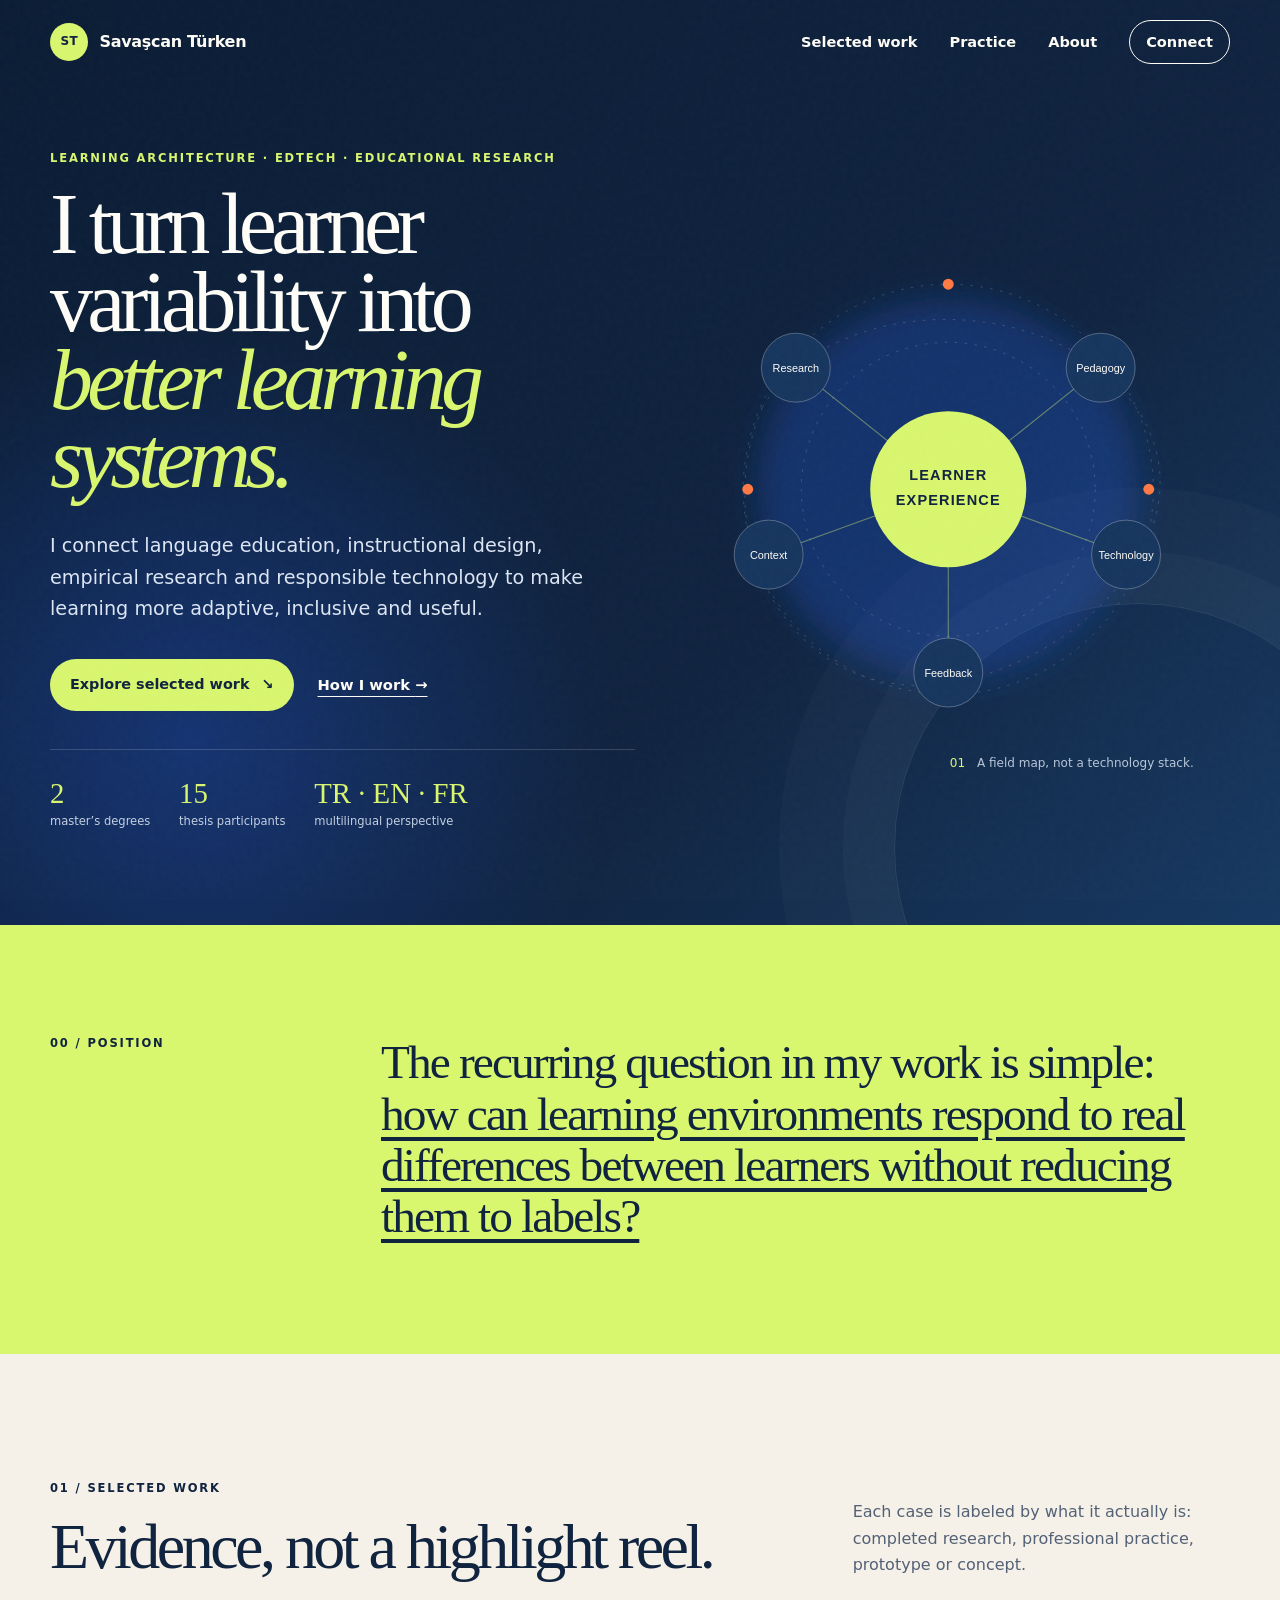
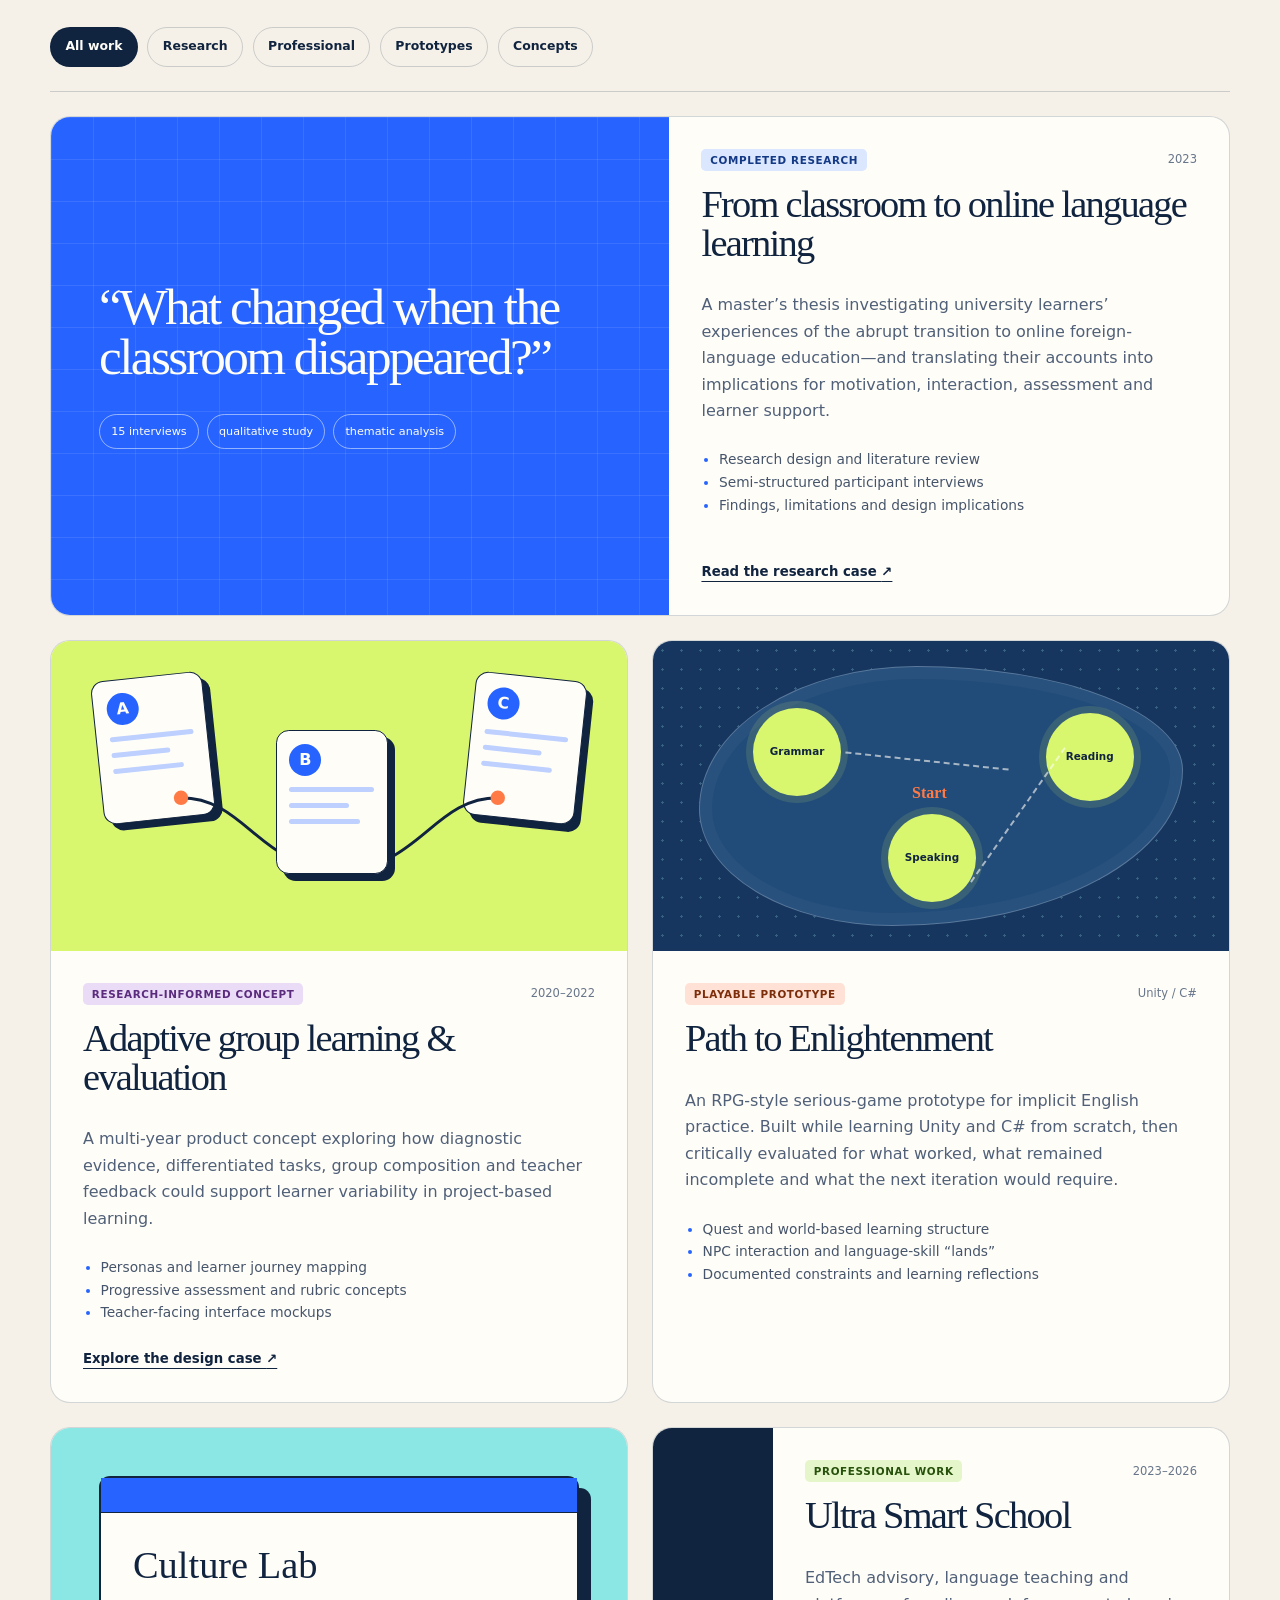
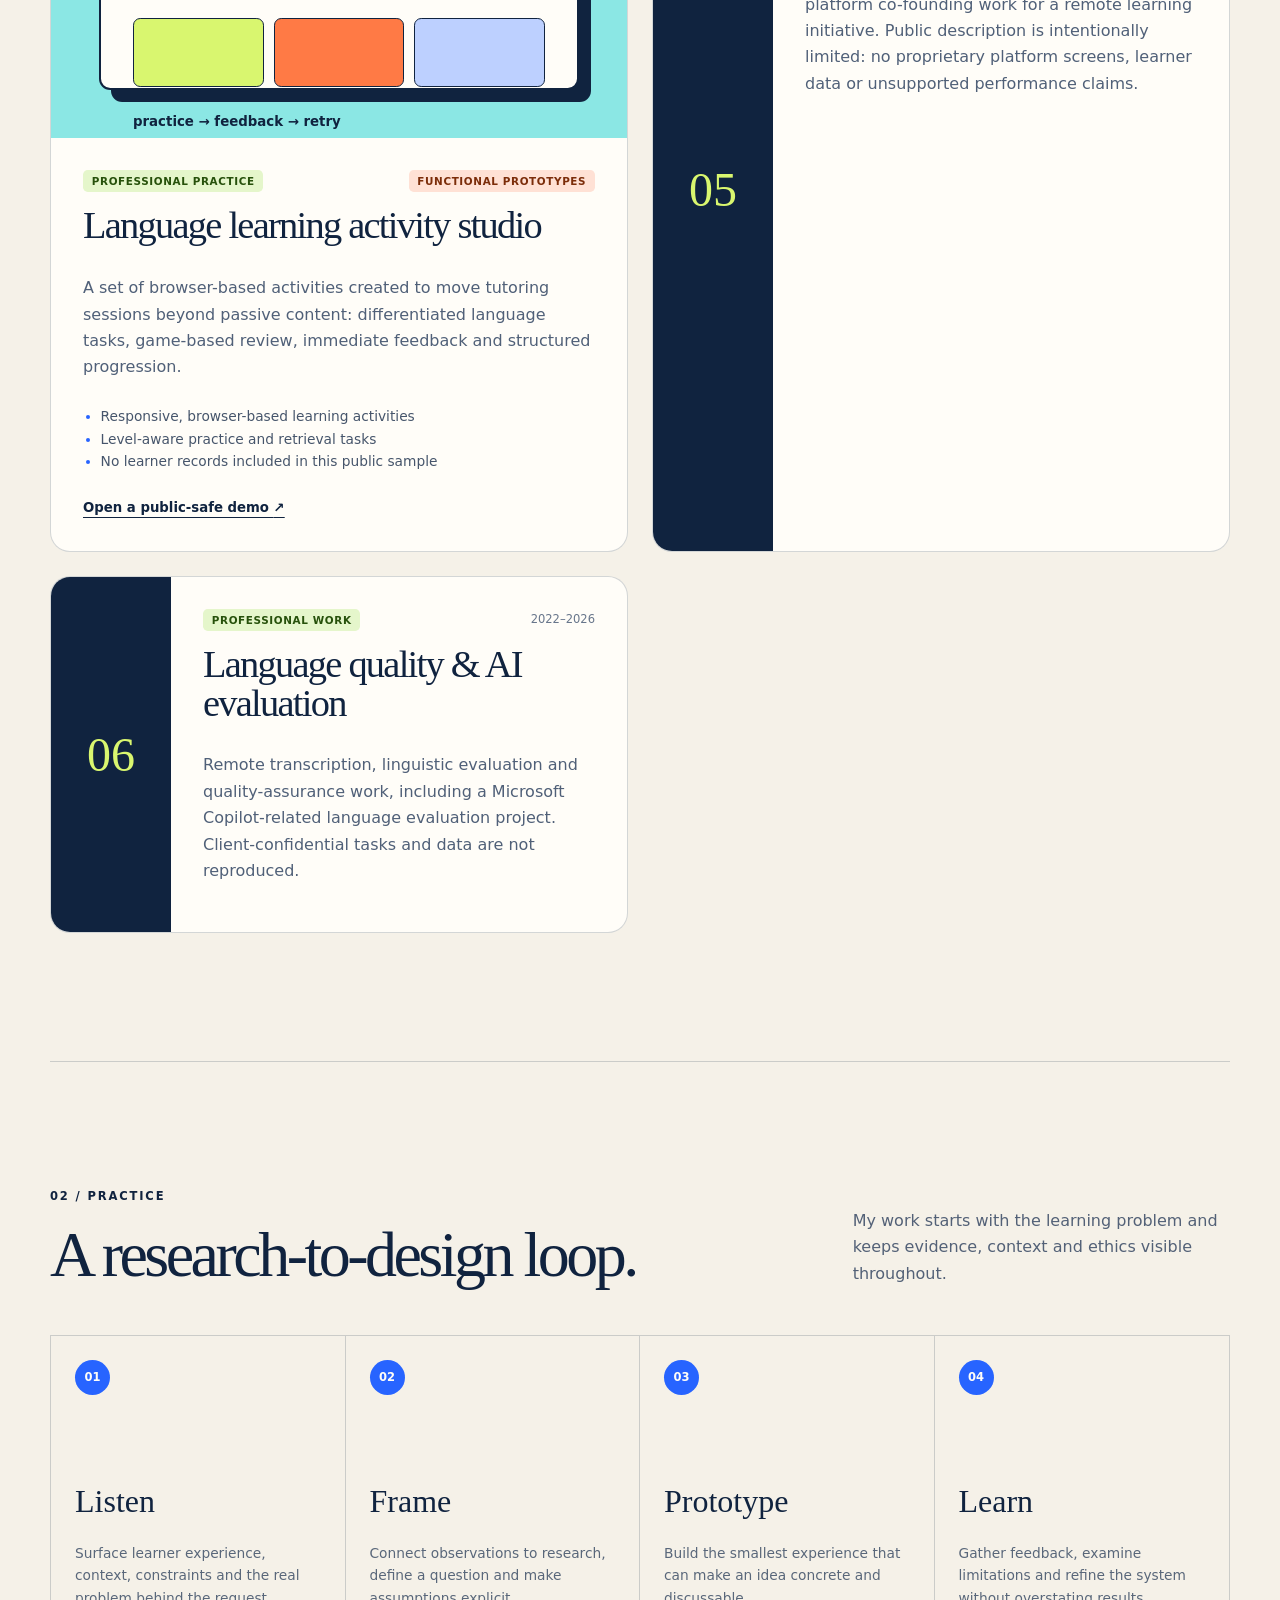
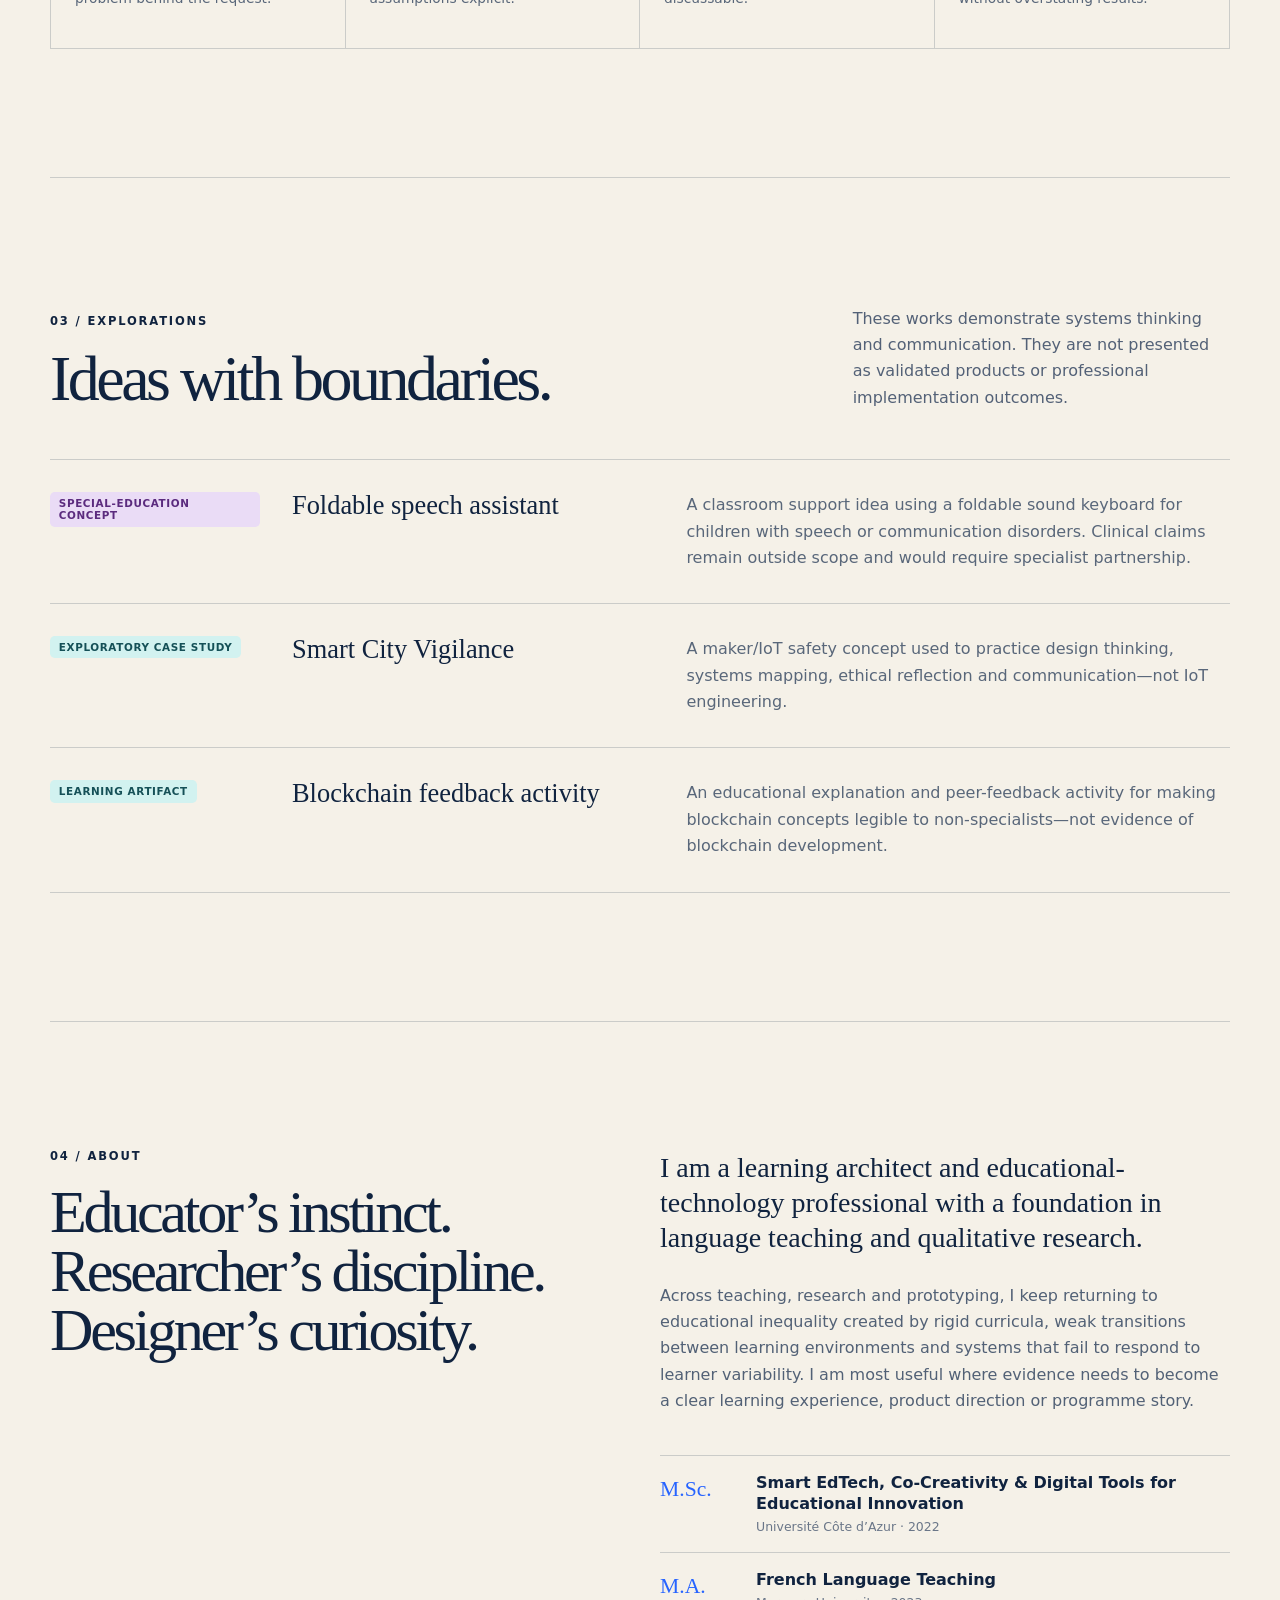
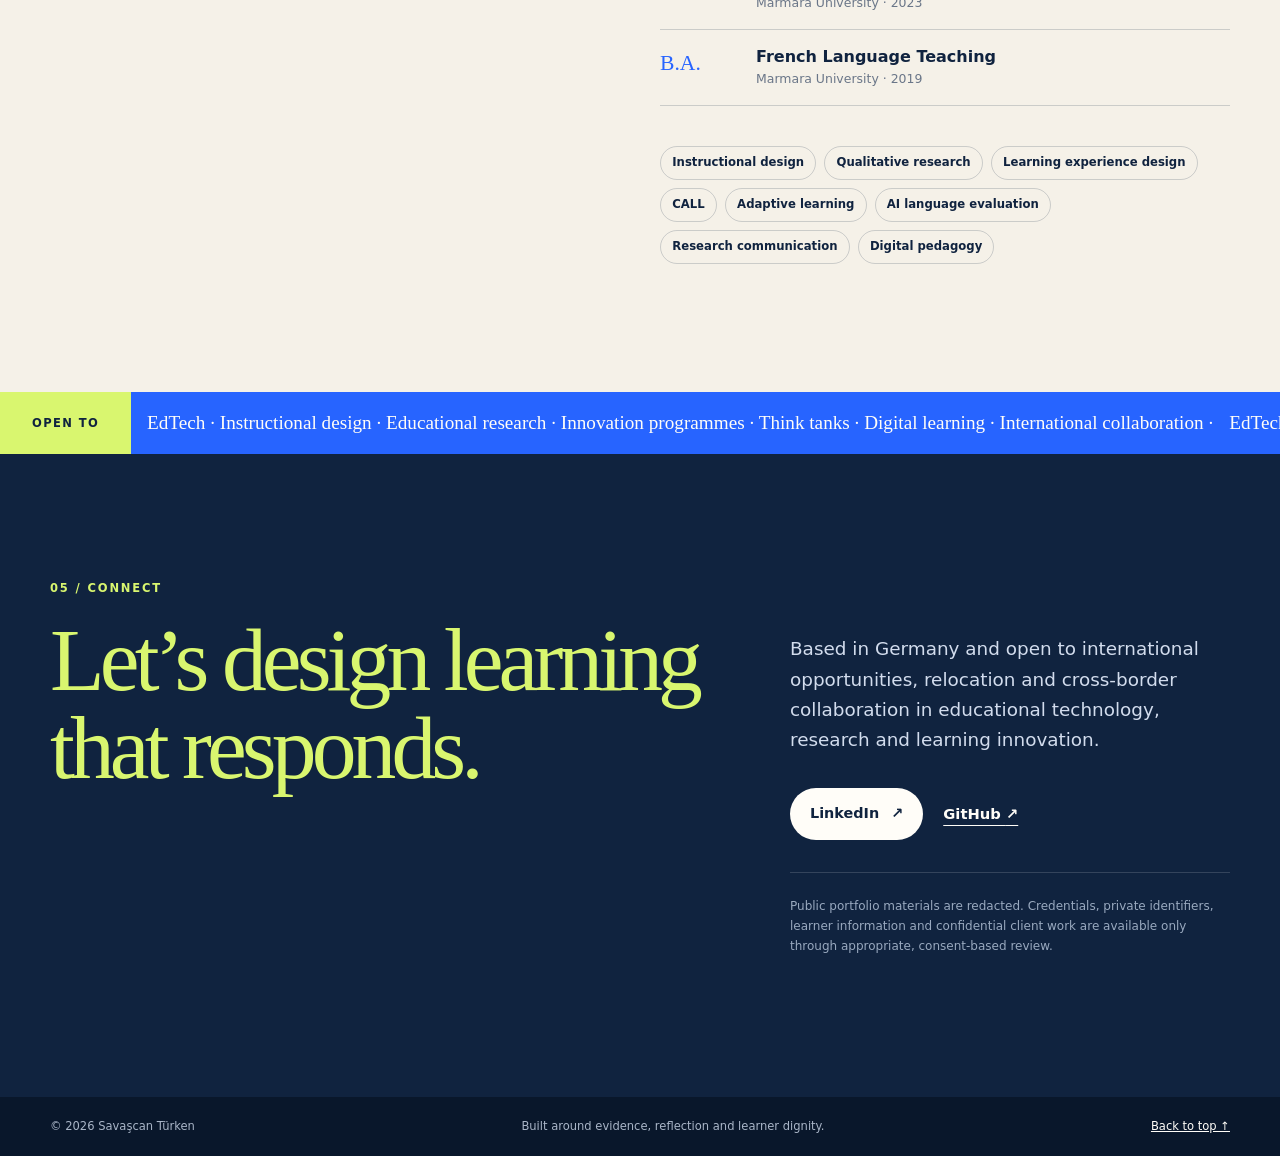
<file: index.html>
<!doctype html>
<html lang="en">
<head>
  <meta charset="utf-8">
  <meta name="viewport" content="width=device-width, initial-scale=1">
  <meta name="description" content="Savaşcan Türken designs research-informed learning systems at the intersection of language education, instructional design and educational technology.">
  <meta name="theme-color" content="#10233f">
  <title>Savaşcan Türken — Learning architect & EdTech researcher</title>
  <link rel="stylesheet" href="styles.css">
  <script src="script.js" defer></script>
</head>
<body>
  <a class="skip-link" href="#main">Skip to content</a>

  <header class="site-header" data-header>
    <a class="wordmark" href="#top" aria-label="Savaşcan Türken, home">
      <span class="wordmark-mark" aria-hidden="true">ST</span>
      <span>Savaşcan Türken</span>
    </a>
    <button class="nav-toggle" type="button" aria-expanded="false" aria-controls="site-nav" data-nav-toggle>
      <span class="sr-only">Toggle navigation</span>
      <span aria-hidden="true"></span><span aria-hidden="true"></span>
    </button>
    <nav id="site-nav" class="site-nav" aria-label="Primary navigation" data-nav>
      <a href="#work">Selected work</a>
      <a href="#practice">Practice</a>
      <a href="#about">About</a>
      <a class="nav-cta" href="#contact">Connect</a>
    </nav>
  </header>

  <main id="main">
    <section class="hero" id="top" aria-labelledby="hero-title">
      <div class="hero-copy reveal">
        <p class="eyebrow">Learning architecture · EdTech · Educational research</p>
        <h1 id="hero-title">I turn learner variability into <em>better learning systems.</em></h1>
        <p class="hero-intro">I connect language education, instructional design, empirical research and responsible technology to make learning more adaptive, inclusive and useful.</p>
        <div class="hero-actions">
          <a class="button button-primary" href="#work">Explore selected work <span aria-hidden="true">↘</span></a>
          <a class="text-link" href="#about">How I work <span aria-hidden="true">→</span></a>
        </div>
        <ul class="signal-list" aria-label="Professional profile highlights">
          <li><strong>2</strong><span>master’s degrees</span></li>
          <li><strong>15</strong><span>thesis participants</span></li>
          <li><strong>TR · EN · FR</strong><span>multilingual perspective</span></li>
        </ul>
      </div>

      <div class="hero-system reveal" aria-label="A diagram showing pedagogy, research and technology converging on learner experience">
        <svg viewBox="0 0 620 620" role="img" aria-labelledby="system-title system-desc">
          <title id="system-title">Learning system map</title>
          <desc id="system-desc">Pedagogy, research and technology connect to learner experience through diagnosis, design and feedback.</desc>
          <defs>
            <filter id="soft"><feGaussianBlur stdDeviation="18"/></filter>
          </defs>
          <circle class="system-glow" cx="310" cy="310" r="210" filter="url(#soft)"/>
          <g class="system-orbits" fill="none">
            <circle cx="310" cy="310" r="226"/>
            <circle cx="310" cy="310" r="162"/>
            <path d="M105 220C180 92 430 88 519 223S437 520 284 526 45 360 105 220Z"/>
          </g>
          <g class="system-lines">
            <path d="M142 176 310 310 478 176M310 310 310 512M310 310 112 382M310 310 506 382"/>
          </g>
          <g class="system-node system-node-small"><circle cx="142" cy="176" r="38"/><text x="142" y="181">Research</text></g>
          <g class="system-node system-node-small"><circle cx="478" cy="176" r="38"/><text x="478" y="181">Pedagogy</text></g>
          <g class="system-node system-node-small"><circle cx="112" cy="382" r="38"/><text x="112" y="387">Context</text></g>
          <g class="system-node system-node-small"><circle cx="506" cy="382" r="38"/><text x="506" y="387">Technology</text></g>
          <g class="system-node system-node-small"><circle cx="310" cy="512" r="38"/><text x="310" y="517">Feedback</text></g>
          <g class="system-node system-node-core"><circle cx="310" cy="310" r="86"/><text x="310" y="300">LEARNER</text><text x="310" y="327">EXPERIENCE</text></g>
          <g class="system-points"><circle cx="310" cy="84" r="6"/><circle cx="89" cy="310" r="6"/><circle cx="531" cy="310" r="6"/></g>
        </svg>
        <p class="system-caption"><span>01</span> A field map, not a technology stack.</p>
      </div>
    </section>

    <section class="positioning" aria-label="Positioning statement">
      <p class="section-index">00 / Position</p>
      <p class="positioning-copy">The recurring question in my work is simple: <strong>how can learning environments respond to real differences between learners without reducing them to labels?</strong></p>
    </section>

    <section class="work section-shell" id="work" aria-labelledby="work-title">
      <div class="section-heading reveal">
        <div>
          <p class="section-index">01 / Selected work</p>
          <h2 id="work-title">Evidence, not a highlight reel.</h2>
        </div>
        <p>Each case is labeled by what it actually is: completed research, professional practice, prototype or concept.</p>
      </div>

      <div class="filter-bar" role="group" aria-label="Filter projects">
        <button class="filter-button is-active" type="button" data-filter="all" aria-pressed="true">All work</button>
        <button class="filter-button" type="button" data-filter="research" aria-pressed="false">Research</button>
        <button class="filter-button" type="button" data-filter="professional" aria-pressed="false">Professional</button>
        <button class="filter-button" type="button" data-filter="prototype" aria-pressed="false">Prototypes</button>
        <button class="filter-button" type="button" data-filter="concept" aria-pressed="false">Concepts</button>
      </div>

      <div class="project-grid" aria-live="polite">
        <article class="project project-featured reveal" data-category="research">
          <div class="project-visual visual-research" aria-hidden="true">
            <div class="quote-fragment">“What changed when the classroom disappeared?”</div>
            <div class="method-stack"><span>15 interviews</span><span>qualitative study</span><span>thematic analysis</span></div>
          </div>
          <div class="project-copy">
            <div class="project-meta"><span class="status status-research">Completed research</span><span>2023</span></div>
            <h3>From classroom to online language learning</h3>
            <p>A master’s thesis investigating university learners’ experiences of the abrupt transition to online foreign-language education—and translating their accounts into implications for motivation, interaction, assessment and learner support.</p>
            <ul class="evidence-list">
              <li>Research design and literature review</li>
              <li>Semi-structured participant interviews</li>
              <li>Findings, limitations and design implications</li>
            </ul>
            <a class="project-link" href="case-study-research.html">Read the research case <span aria-hidden="true">↗</span></a>
          </div>
        </article>

        <article class="project reveal" data-category="concept">
          <div class="project-visual visual-adaptive" aria-hidden="true">
            <div class="profile-card profile-a"><span>A</span><i></i><i></i><i></i></div>
            <div class="profile-card profile-b"><span>B</span><i></i><i></i><i></i></div>
            <div class="profile-card profile-c"><span>C</span><i></i><i></i><i></i></div>
            <svg viewBox="0 0 320 140"><path d="M50 45C95 45 105 95 160 95S225 45 270 45"/><circle cx="50" cy="45" r="5"/><circle cx="160" cy="95" r="5"/><circle cx="270" cy="45" r="5"/></svg>
          </div>
          <div class="project-copy">
            <div class="project-meta"><span class="status status-concept">Research-informed concept</span><span>2020–2022</span></div>
            <h3>Adaptive group learning & evaluation</h3>
            <p>A multi-year product concept exploring how diagnostic evidence, differentiated tasks, group composition and teacher feedback could support learner variability in project-based learning.</p>
            <ul class="evidence-list">
              <li>Personas and learner journey mapping</li>
              <li>Progressive assessment and rubric concepts</li>
              <li>Teacher-facing interface mockups</li>
            </ul>
            <a class="project-link" href="case-study-adaptive.html">Explore the design case <span aria-hidden="true">↗</span></a>
          </div>
        </article>

        <article class="project reveal" data-category="prototype">
          <div class="project-visual visual-game" aria-hidden="true">
            <div class="game-map"><span class="land land-1">Grammar</span><span class="land land-2">Reading</span><span class="land land-3">Speaking</span><span class="path path-1"></span><span class="path path-2"></span><b>Start</b></div>
          </div>
          <div class="project-copy">
            <div class="project-meta"><span class="status status-prototype">Playable prototype</span><span>Unity / C#</span></div>
            <h3>Path to Enlightenment</h3>
            <p>An RPG-style serious-game prototype for implicit English practice. Built while learning Unity and C# from scratch, then critically evaluated for what worked, what remained incomplete and what the next iteration would require.</p>
            <ul class="evidence-list">
              <li>Quest and world-based learning structure</li>
              <li>NPC interaction and language-skill “lands”</li>
              <li>Documented constraints and learning reflections</li>
            </ul>
          </div>
        </article>

        <article class="project reveal" data-category="professional prototype">
          <div class="project-visual visual-studio" aria-hidden="true">
            <div class="studio-screen"><span class="studio-nav"></span><strong>Culture Lab</strong><div class="studio-cards"><i></i><i></i><i></i></div><small>practice → feedback → retry</small></div>
          </div>
          <div class="project-copy">
            <div class="project-meta"><span class="status status-professional">Professional practice</span><span class="status status-prototype">Functional prototypes</span></div>
            <h3>Language learning activity studio</h3>
            <p>A set of browser-based activities created to move tutoring sessions beyond passive content: differentiated language tasks, game-based review, immediate feedback and structured progression.</p>
            <ul class="evidence-list">
              <li>Responsive, browser-based learning activities</li>
              <li>Level-aware practice and retrieval tasks</li>
              <li>No learner records included in this public sample</li>
            </ul>
            <a class="project-link" href="grade_5_english_life_in_the_world_culture.html">Open a public-safe demo <span aria-hidden="true">↗</span></a>
          </div>
        </article>

        <article class="project project-compact reveal" data-category="professional">
          <div class="project-number" aria-hidden="true">05</div>
          <div class="project-copy">
            <div class="project-meta"><span class="status status-professional">Professional work</span><span>2023–2026</span></div>
            <h3>Ultra Smart School</h3>
            <p>EdTech advisory, language teaching and platform co-founding work for a remote learning initiative. Public description is intentionally limited: no proprietary platform screens, learner data or unsupported performance claims.</p>
          </div>
        </article>

        <article class="project project-compact reveal" data-category="professional">
          <div class="project-number" aria-hidden="true">06</div>
          <div class="project-copy">
            <div class="project-meta"><span class="status status-professional">Professional work</span><span>2022–2026</span></div>
            <h3>Language quality & AI evaluation</h3>
            <p>Remote transcription, linguistic evaluation and quality-assurance work, including a Microsoft Copilot-related language evaluation project. Client-confidential tasks and data are not reproduced.</p>
          </div>
        </article>
      </div>
    </section>

    <section class="process section-shell" id="practice" aria-labelledby="process-title">
      <div class="section-heading reveal">
        <div><p class="section-index">02 / Practice</p><h2 id="process-title">A research-to-design loop.</h2></div>
        <p>My work starts with the learning problem and keeps evidence, context and ethics visible throughout.</p>
      </div>
      <ol class="process-grid">
        <li class="reveal"><span>01</span><h3>Listen</h3><p>Surface learner experience, context, constraints and the real problem behind the request.</p></li>
        <li class="reveal"><span>02</span><h3>Frame</h3><p>Connect observations to research, define a question and make assumptions explicit.</p></li>
        <li class="reveal"><span>03</span><h3>Prototype</h3><p>Build the smallest experience that can make an idea concrete and discussable.</p></li>
        <li class="reveal"><span>04</span><h3>Learn</h3><p>Gather feedback, examine limitations and refine the system without overstating results.</p></li>
      </ol>
    </section>

    <section class="explorations section-shell" aria-labelledby="explorations-title">
      <div class="section-heading reveal">
        <div><p class="section-index">03 / Explorations</p><h2 id="explorations-title">Ideas with boundaries.</h2></div>
        <p>These works demonstrate systems thinking and communication. They are not presented as validated products or professional implementation outcomes.</p>
      </div>
      <div class="exploration-list">
        <article class="reveal"><span class="status status-concept">Special-education concept</span><h3>Foldable speech assistant</h3><p>A classroom support idea using a foldable sound keyboard for children with speech or communication disorders. Clinical claims remain outside scope and would require specialist partnership.</p></article>
        <article class="reveal"><span class="status status-exploration">Exploratory case study</span><h3>Smart City Vigilance</h3><p>A maker/IoT safety concept used to practice design thinking, systems mapping, ethical reflection and communication—not IoT engineering.</p></article>
        <article class="reveal"><span class="status status-exploration">Learning artifact</span><h3>Blockchain feedback activity</h3><p>An educational explanation and peer-feedback activity for making blockchain concepts legible to non-specialists—not evidence of blockchain development.</p></article>
      </div>
    </section>

    <section class="about section-shell" id="about" aria-labelledby="about-title">
      <div class="about-lead reveal">
        <p class="section-index">04 / About</p>
        <h2 id="about-title">Educator’s instinct.<br>Researcher’s discipline.<br>Designer’s curiosity.</h2>
      </div>
      <div class="about-body reveal">
        <p class="about-intro">I am a learning architect and educational-technology professional with a foundation in language teaching and qualitative research.</p>
        <p>Across teaching, research and prototyping, I keep returning to educational inequality created by rigid curricula, weak transitions between learning environments and systems that fail to respond to learner variability. I am most useful where evidence needs to become a clear learning experience, product direction or programme story.</p>
        <dl class="education-list">
          <div><dt>M.Sc.</dt><dd>Smart EdTech, Co-Creativity & Digital Tools for Educational Innovation<br><span>Université Côte d’Azur · 2022</span></dd></div>
          <div><dt>M.A.</dt><dd>French Language Teaching<br><span>Marmara University · 2023</span></dd></div>
          <div><dt>B.A.</dt><dd>French Language Teaching<br><span>Marmara University · 2019</span></dd></div>
        </dl>
        <div class="capability-cloud" aria-label="Areas of practice">
          <span>Instructional design</span><span>Qualitative research</span><span>Learning experience design</span><span>CALL</span><span>Adaptive learning</span><span>AI language evaluation</span><span>Research communication</span><span>Digital pedagogy</span>
        </div>
      </div>
    </section>

    <section class="opportunity-strip" aria-label="Opportunity focus">
      <p>Open to</p>
      <div class="marquee" aria-hidden="true"><span>EdTech · Instructional design · Educational research · Innovation programmes · Think tanks · Digital learning · International collaboration · </span><span>EdTech · Instructional design · Educational research · Innovation programmes · Think tanks · Digital learning · International collaboration · </span></div>
    </section>

    <section class="contact section-shell" id="contact" aria-labelledby="contact-title">
      <p class="section-index">05 / Connect</p>
      <div class="contact-grid reveal">
        <h2 id="contact-title">Let’s design learning that responds.</h2>
        <div>
          <p>Based in Germany and open to international opportunities, relocation and cross-border collaboration in educational technology, research and learning innovation.</p>
          <div class="contact-links">
            <a class="button button-light" href="https://www.linkedin.com/in/savascan-t" rel="noreferrer">LinkedIn <span aria-hidden="true">↗</span></a>
            <a class="text-link text-link-light" href="https://github.com/Savascantest" rel="noreferrer">GitHub <span aria-hidden="true">↗</span></a>
          </div>
          <p class="privacy-note">Public portfolio materials are redacted. Credentials, private identifiers, learner information and confidential client work are available only through appropriate, consent-based review.</p>
        </div>
      </div>
    </section>
  </main>

  <footer>
    <p>© 2026 Savaşcan Türken</p>
    <p>Built around evidence, reflection and learner dignity.</p>
    <a href="#top">Back to top ↑</a>
  </footer>
</body>
</html>
</file>
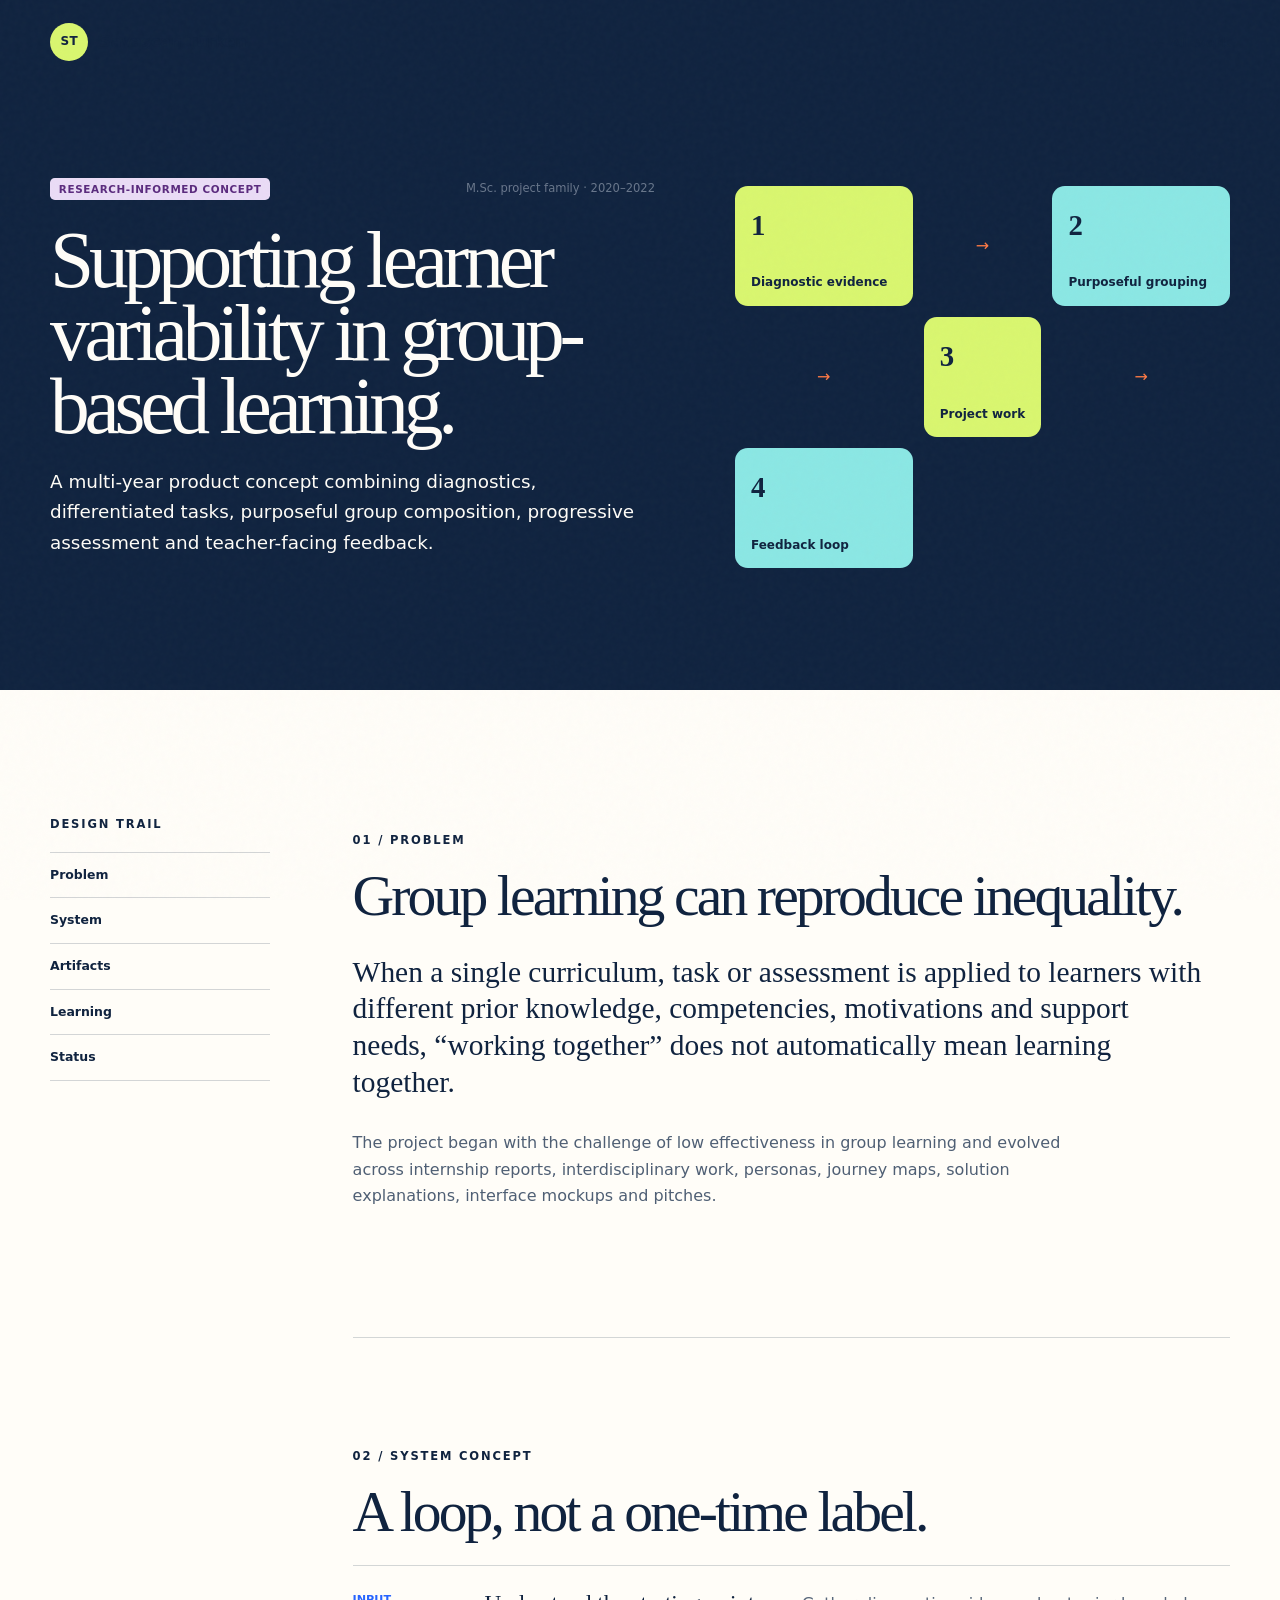
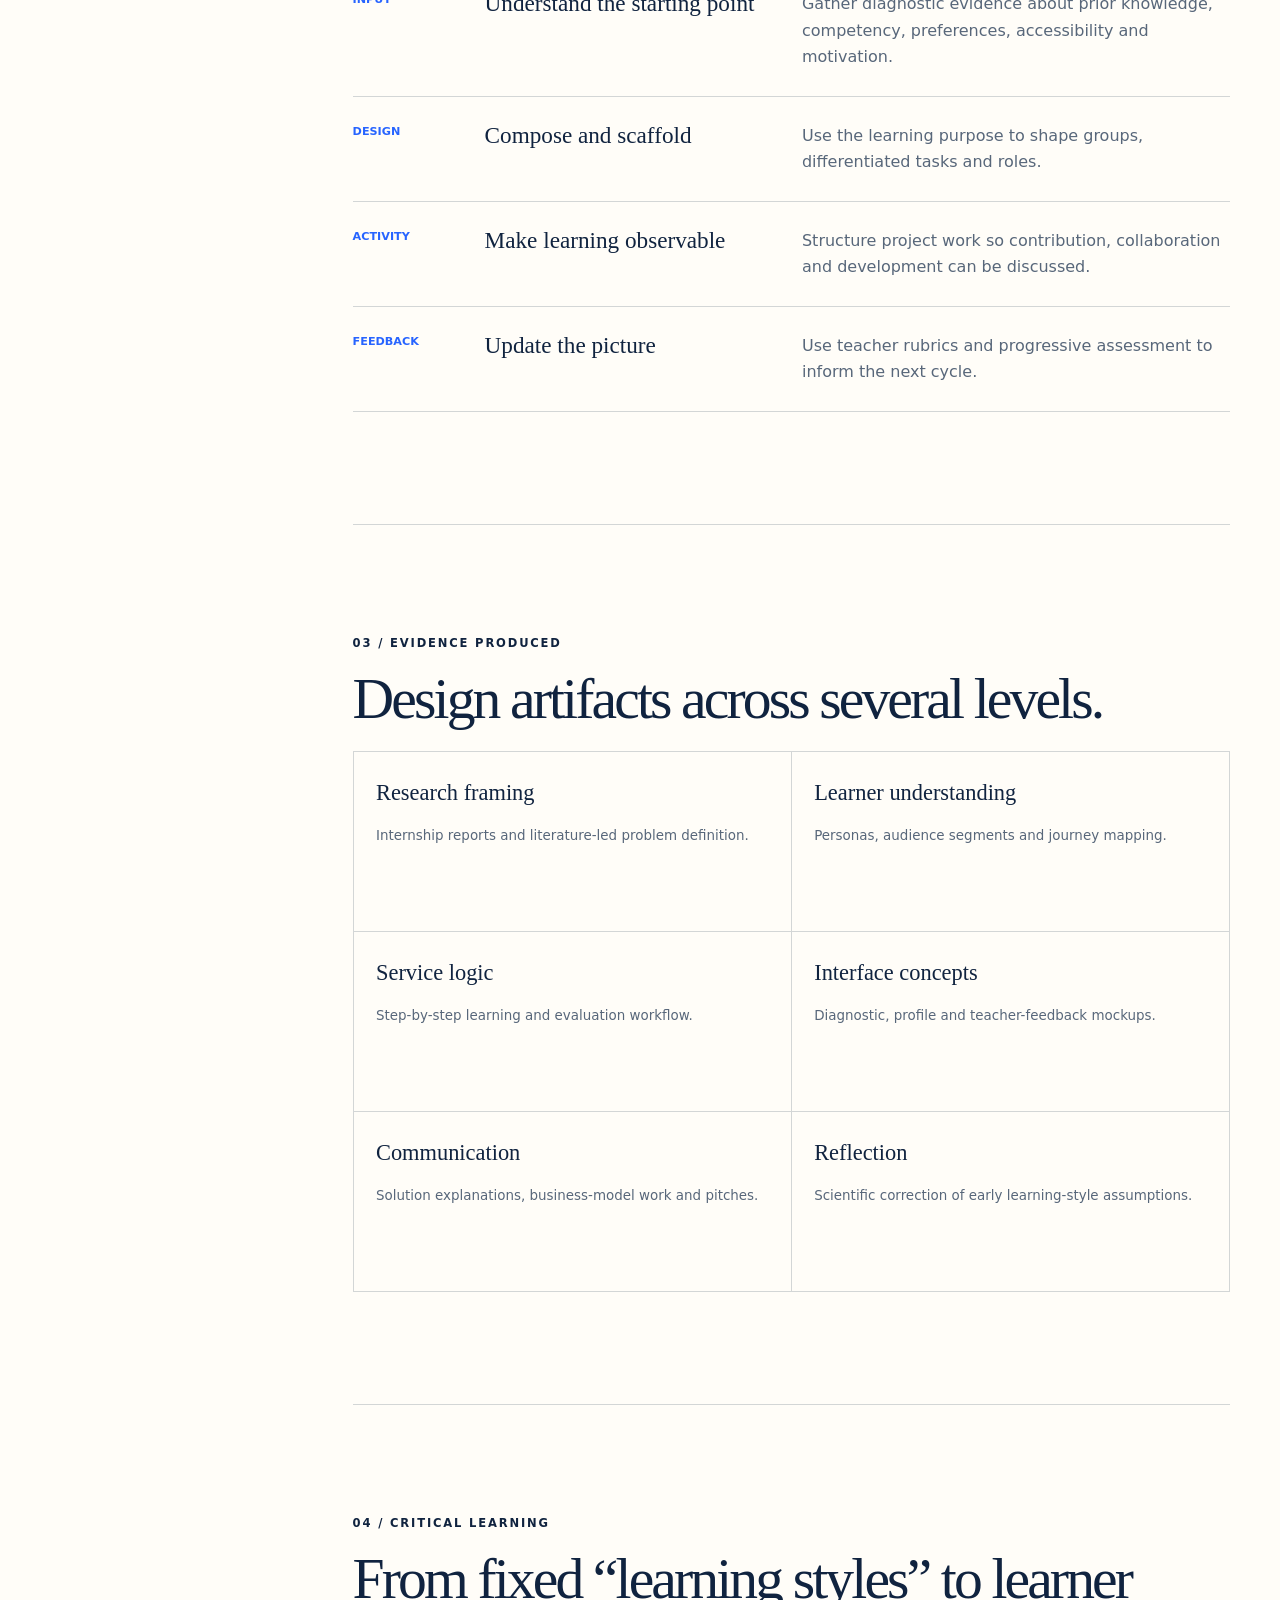
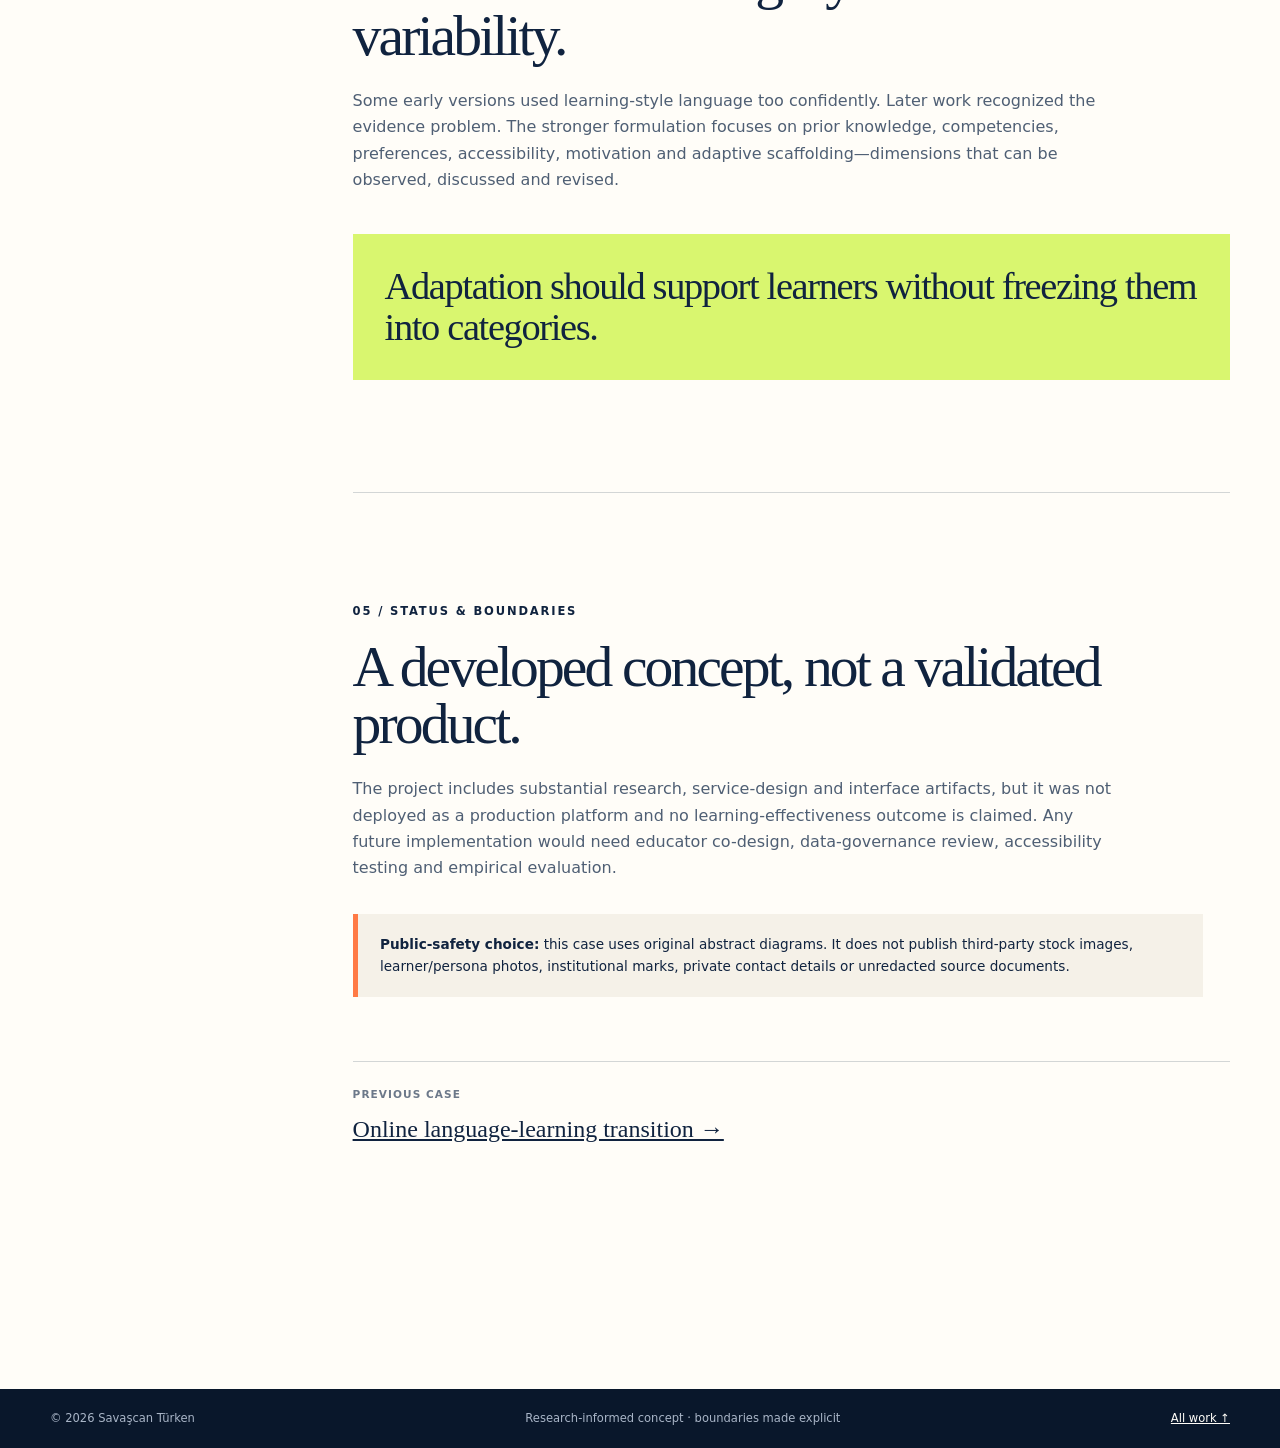
<file: case-study-adaptive.html>
<!doctype html>
<html lang="en">
<head>
  <meta charset="utf-8"><meta name="viewport" content="width=device-width, initial-scale=1">
  <meta name="description" content="A research-informed product concept for adaptive group learning, progressive evaluation and teacher feedback.">
  <title>Adaptive group learning — Design case</title>
  <link rel="stylesheet" href="styles.css"><script src="script.js" defer></script>
</head>
<body class="case-page">
  <a class="skip-link" href="#main">Skip to content</a>
  <header class="site-header is-scrolled" data-header><a class="wordmark" href="index.html" aria-label="Back to portfolio"><span class="wordmark-mark" aria-hidden="true">ST</span><span>Savaşcan Türken</span></a><nav class="case-nav" aria-label="Case study navigation"><a href="index.html#work">← All work</a></nav></header>
  <main id="main">
    <section class="case-hero case-hero-adaptive">
      <div class="case-hero-copy reveal"><div class="project-meta"><span class="status status-concept">Research-informed concept</span><span>M.Sc. project family · 2020–2022</span></div><h1>Supporting learner variability in group-based learning.</h1><p>A multi-year product concept combining diagnostics, differentiated tasks, purposeful group composition, progressive assessment and teacher-facing feedback.</p></div>
      <div class="adaptive-diagram reveal" role="img" aria-label="A conceptual flow from diagnostic profiles through group work to feedback and updated learner profiles"><div><b>1</b><span>Diagnostic evidence</span></div><i>→</i><div><b>2</b><span>Purposeful grouping</span></div><i>→</i><div><b>3</b><span>Project work</span></div><i>→</i><div><b>4</b><span>Feedback loop</span></div></div>
    </section>
    <article class="case-body section-shell">
      <aside class="case-rail"><p class="section-index">Design trail</p><ol><li><a href="#problem">Problem</a></li><li><a href="#system">System</a></li><li><a href="#artifacts">Artifacts</a></li><li><a href="#learning">Learning</a></li><li><a href="#status">Status</a></li></ol></aside>
      <div class="case-content">
        <section id="problem" class="case-section reveal"><p class="section-index">01 / Problem</p><h2>Group learning can reproduce inequality.</h2><p class="case-lead">When a single curriculum, task or assessment is applied to learners with different prior knowledge, competencies, motivations and support needs, “working together” does not automatically mean learning together.</p><p>The project began with the challenge of low effectiveness in group learning and evolved across internship reports, interdisciplinary work, personas, journey maps, solution explanations, interface mockups and pitches.</p></section>
        <section id="system" class="case-section reveal"><p class="section-index">02 / System concept</p><h2>A loop, not a one-time label.</h2><div class="system-steps"><article><span>Input</span><h3>Understand the starting point</h3><p>Gather diagnostic evidence about prior knowledge, competency, preferences, accessibility and motivation.</p></article><article><span>Design</span><h3>Compose and scaffold</h3><p>Use the learning purpose to shape groups, differentiated tasks and roles.</p></article><article><span>Activity</span><h3>Make learning observable</h3><p>Structure project work so contribution, collaboration and development can be discussed.</p></article><article><span>Feedback</span><h3>Update the picture</h3><p>Use teacher rubrics and progressive assessment to inform the next cycle.</p></article></div></section>
        <section id="artifacts" class="case-section reveal"><p class="section-index">03 / Evidence produced</p><h2>Design artifacts across several levels.</h2><div class="artifact-grid"><article><strong>Research framing</strong><p>Internship reports and literature-led problem definition.</p></article><article><strong>Learner understanding</strong><p>Personas, audience segments and journey mapping.</p></article><article><strong>Service logic</strong><p>Step-by-step learning and evaluation workflow.</p></article><article><strong>Interface concepts</strong><p>Diagnostic, profile and teacher-feedback mockups.</p></article><article><strong>Communication</strong><p>Solution explanations, business-model work and pitches.</p></article><article><strong>Reflection</strong><p>Scientific correction of early learning-style assumptions.</p></article></div></section>
        <section id="learning" class="case-section reveal"><p class="section-index">04 / Critical learning</p><h2>From fixed “learning styles” to learner variability.</h2><p>Some early versions used learning-style language too confidently. Later work recognized the evidence problem. The stronger formulation focuses on prior knowledge, competencies, preferences, accessibility, motivation and adaptive scaffolding—dimensions that can be observed, discussed and revised.</p><blockquote>Adaptation should support learners without freezing them into categories.</blockquote></section>
        <section id="status" class="case-section reveal"><p class="section-index">05 / Status & boundaries</p><h2>A developed concept, not a validated product.</h2><p>The project includes substantial research, service-design and interface artifacts, but it was not deployed as a production platform and no learning-effectiveness outcome is claimed. Any future implementation would need educator co-design, data-governance review, accessibility testing and empirical evaluation.</p><p class="ethics-note"><strong>Public-safety choice:</strong> this case uses original abstract diagrams. It does not publish third-party stock images, learner/persona photos, institutional marks, private contact details or unredacted source documents.</p><div class="case-next"><span>Previous case</span><a href="case-study-research.html">Online language-learning transition →</a></div></section>
      </div>
    </article>
  </main>
  <footer><p>© 2026 Savaşcan Türken</p><p>Research-informed concept · boundaries made explicit</p><a href="index.html#work">All work ↑</a></footer>
</body>
</html>
</file>
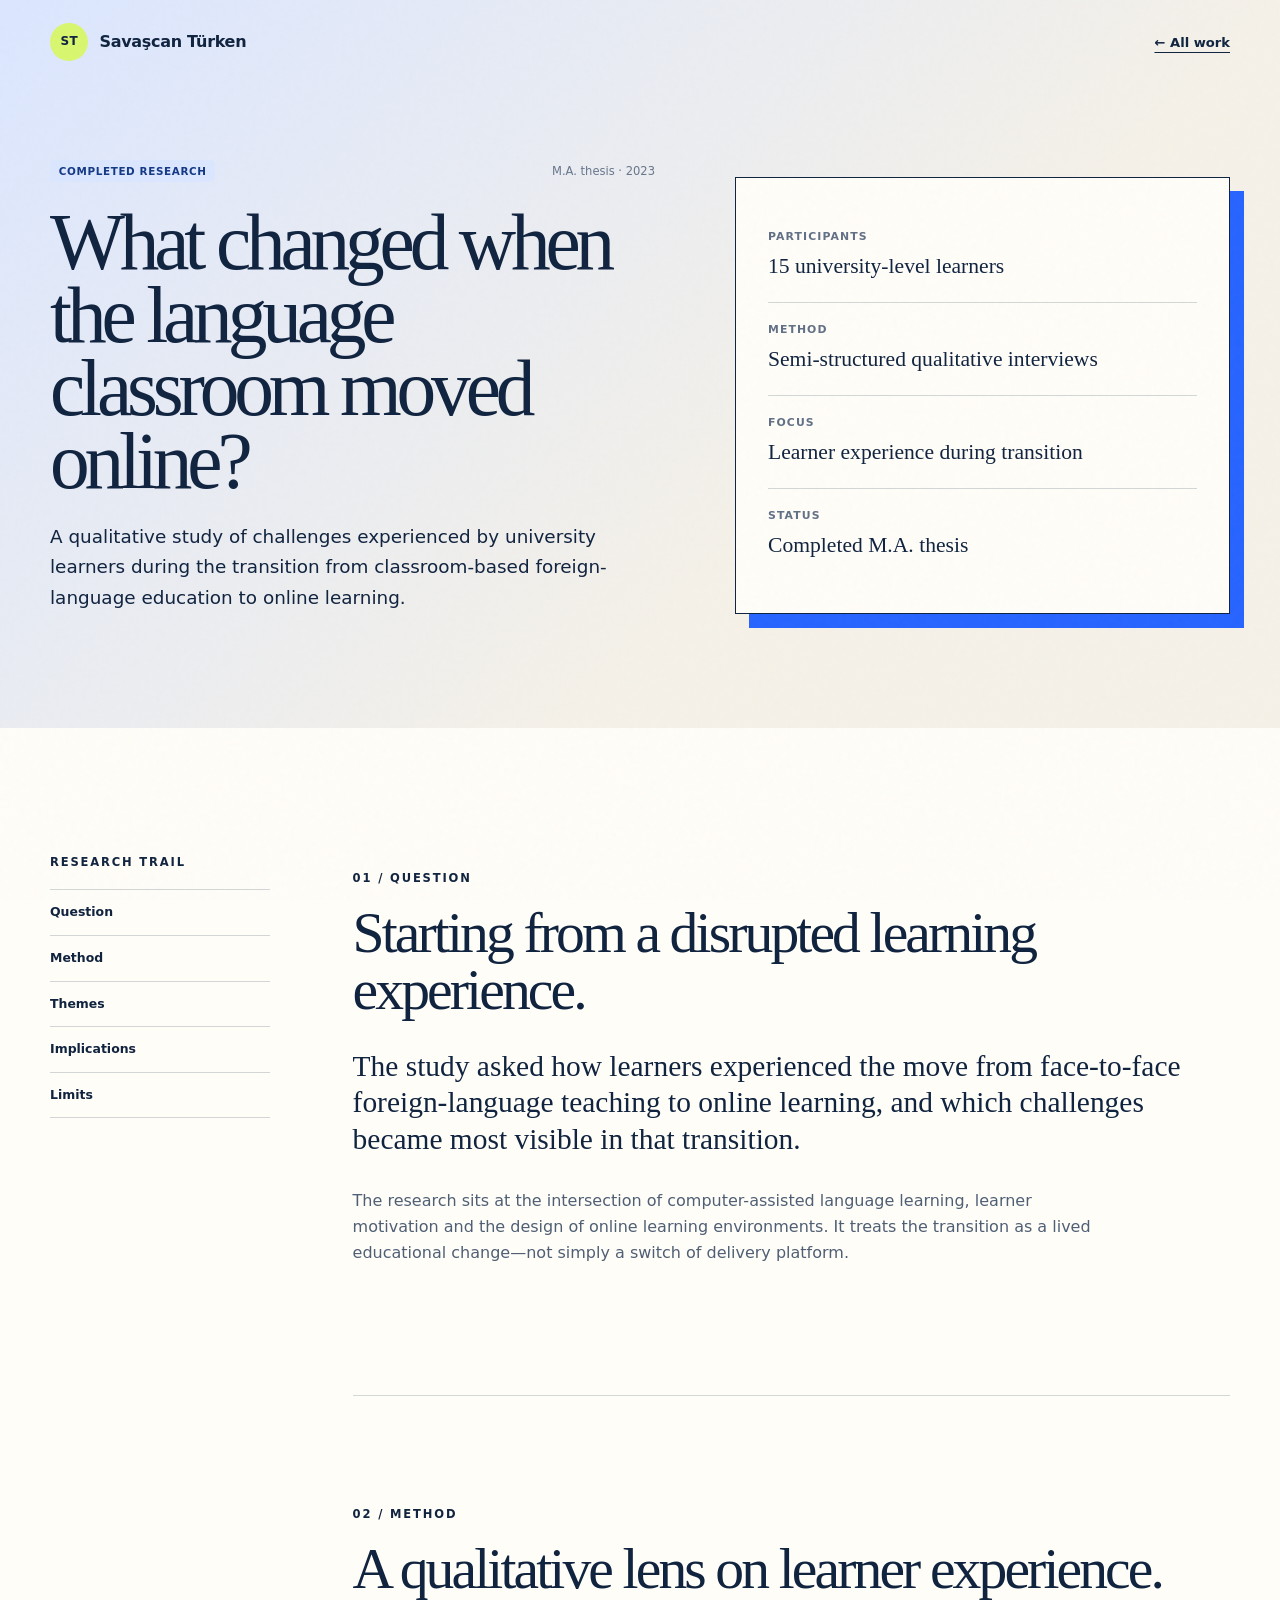
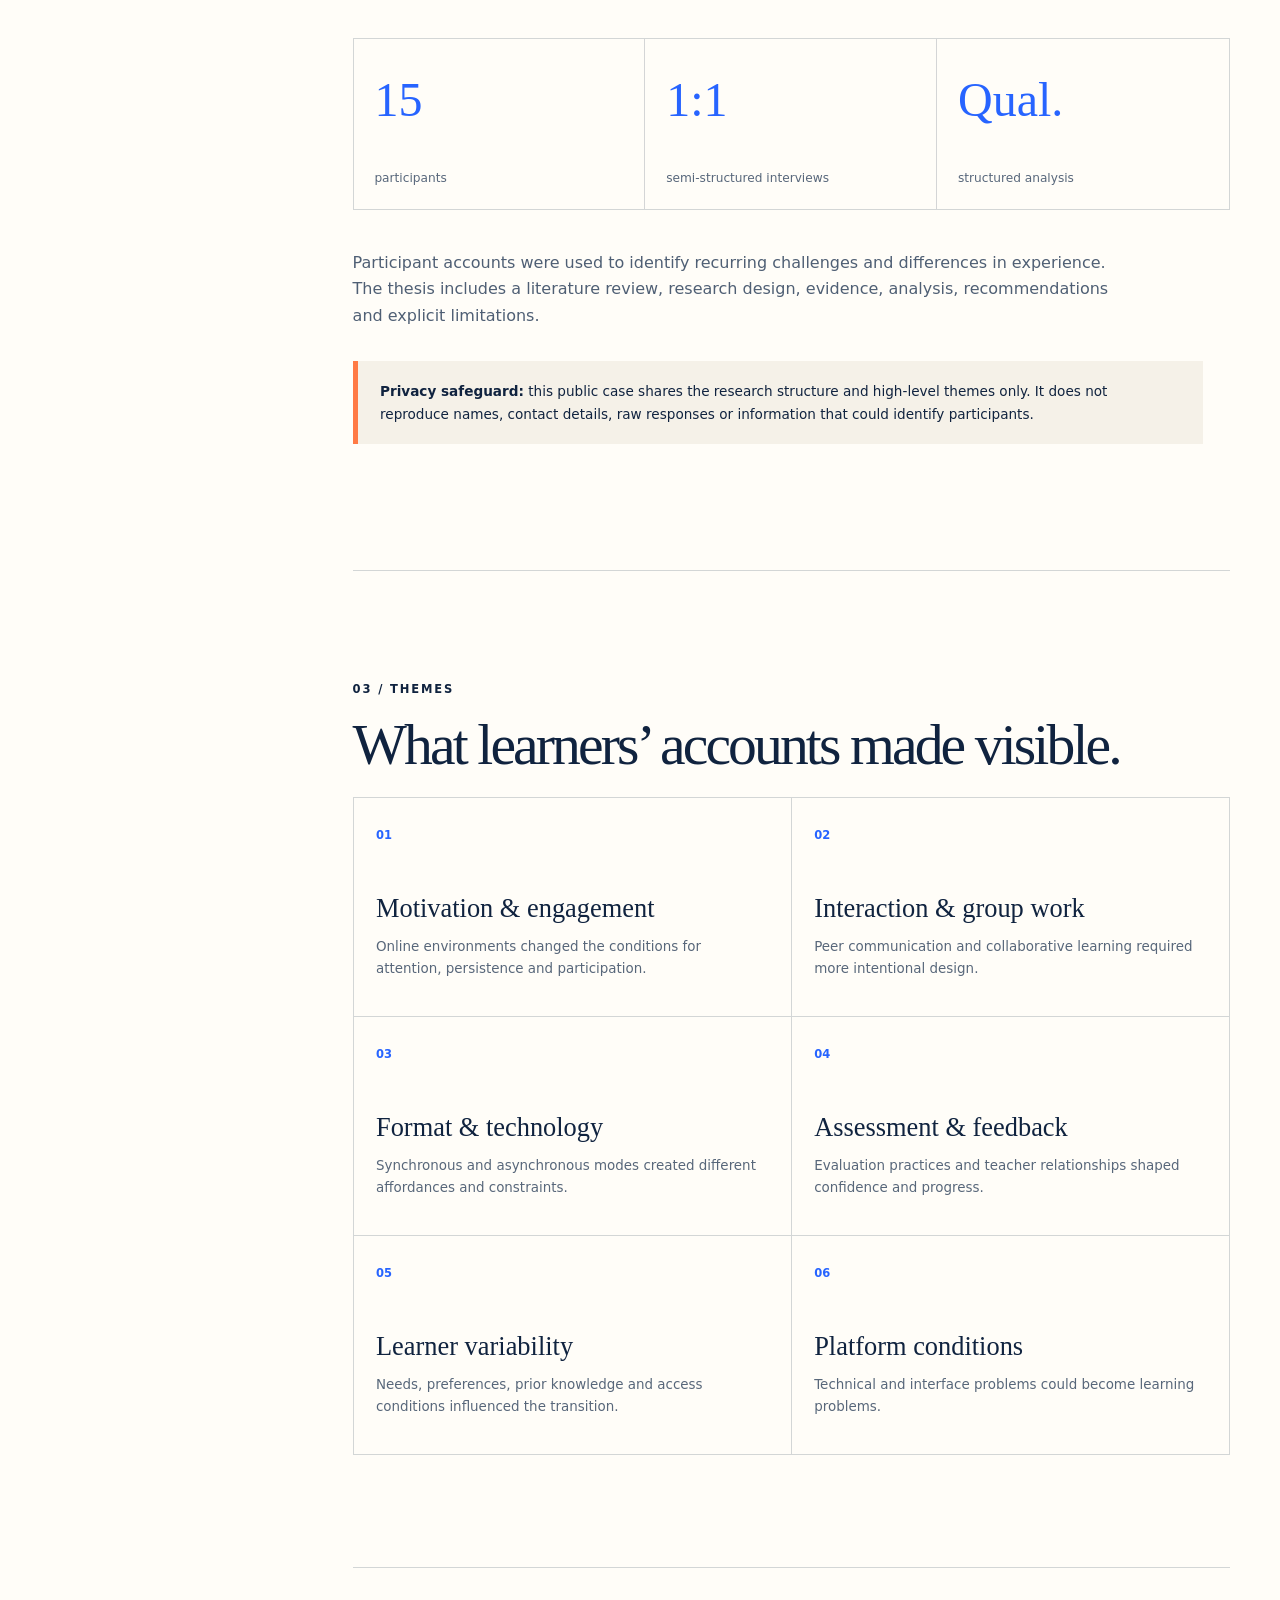
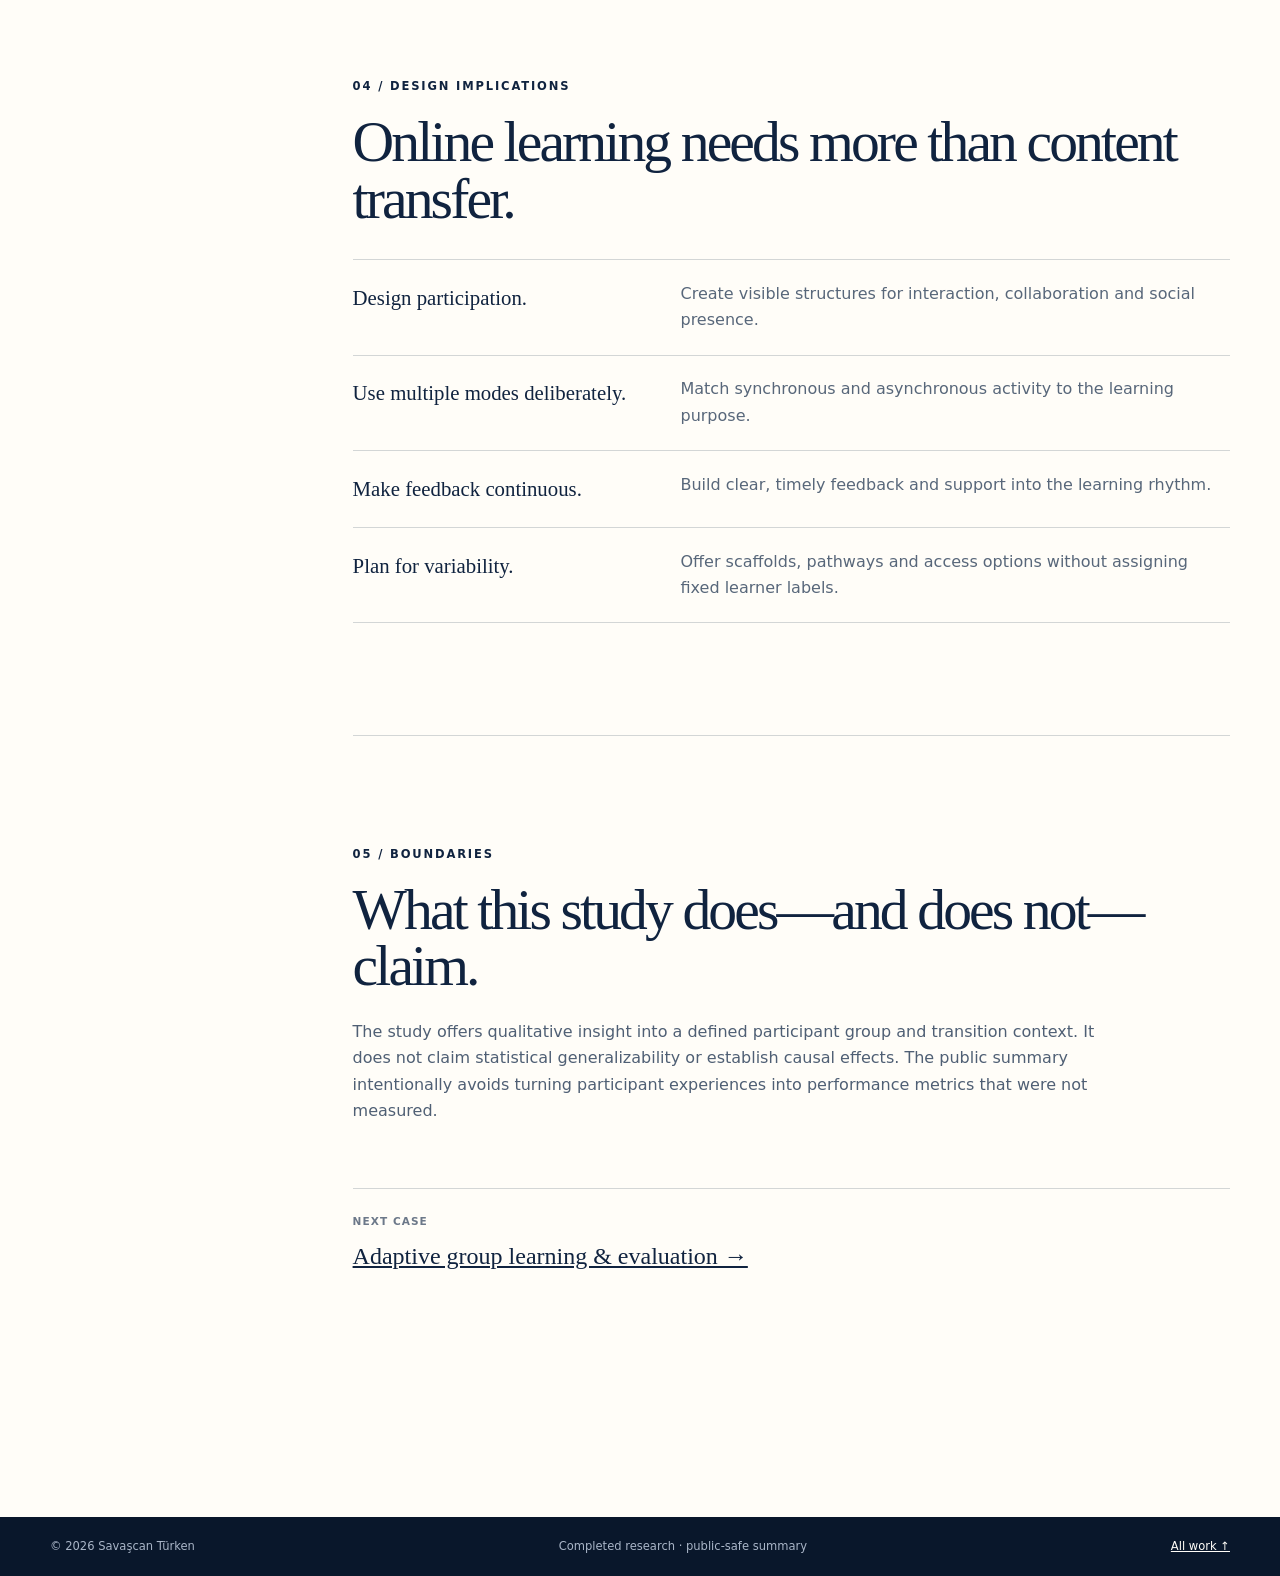
<file: case-study-research.html>
<!doctype html>
<html lang="en">
<head>
  <meta charset="utf-8">
  <meta name="viewport" content="width=device-width, initial-scale=1">
  <meta name="description" content="A qualitative research case study on university learners’ transition from classroom-based to online foreign-language education.">
  <title>Online language-learning transition — Research case</title>
  <link rel="stylesheet" href="styles.css">
  <script src="script.js" defer></script>
</head>
<body class="case-page">
  <a class="skip-link" href="#main">Skip to content</a>
  <header class="site-header is-scrolled" data-header>
    <a class="wordmark" href="index.html" aria-label="Back to portfolio"><span class="wordmark-mark" aria-hidden="true">ST</span><span>Savaşcan Türken</span></a>
    <nav class="case-nav" aria-label="Case study navigation"><a href="index.html#work">← All work</a></nav>
  </header>
  <main id="main">
    <section class="case-hero case-hero-research">
      <div class="case-hero-copy reveal">
        <div class="project-meta"><span class="status status-research">Completed research</span><span>M.A. thesis · 2023</span></div>
        <h1>What changed when the language classroom moved online?</h1>
        <p>A qualitative study of challenges experienced by university learners during the transition from classroom-based foreign-language education to online learning.</p>
      </div>
      <div class="case-evidence-card reveal" aria-label="Research summary">
        <dl><div><dt>Participants</dt><dd>15 university-level learners</dd></div><div><dt>Method</dt><dd>Semi-structured qualitative interviews</dd></div><div><dt>Focus</dt><dd>Learner experience during transition</dd></div><div><dt>Status</dt><dd>Completed M.A. thesis</dd></div></dl>
      </div>
    </section>

    <article class="case-body section-shell">
      <aside class="case-rail"><p class="section-index">Research trail</p><ol><li><a href="#question">Question</a></li><li><a href="#method">Method</a></li><li><a href="#themes">Themes</a></li><li><a href="#implications">Implications</a></li><li><a href="#limits">Limits</a></li></ol></aside>
      <div class="case-content">
        <section id="question" class="case-section reveal"><p class="section-index">01 / Question</p><h2>Starting from a disrupted learning experience.</h2><p class="case-lead">The study asked how learners experienced the move from face-to-face foreign-language teaching to online learning, and which challenges became most visible in that transition.</p><p>The research sits at the intersection of computer-assisted language learning, learner motivation and the design of online learning environments. It treats the transition as a lived educational change—not simply a switch of delivery platform.</p></section>
        <section id="method" class="case-section reveal"><p class="section-index">02 / Method</p><h2>A qualitative lens on learner experience.</h2><div class="case-fact-grid"><div><strong>15</strong><span>participants</span></div><div><strong>1:1</strong><span>semi-structured interviews</span></div><div><strong>Qual.</strong><span>structured analysis</span></div></div><p>Participant accounts were used to identify recurring challenges and differences in experience. The thesis includes a literature review, research design, evidence, analysis, recommendations and explicit limitations.</p><p class="ethics-note"><strong>Privacy safeguard:</strong> this public case shares the research structure and high-level themes only. It does not reproduce names, contact details, raw responses or information that could identify participants.</p></section>
        <section id="themes" class="case-section reveal"><p class="section-index">03 / Themes</p><h2>What learners’ accounts made visible.</h2><div class="theme-grid"><article><span>01</span><h3>Motivation & engagement</h3><p>Online environments changed the conditions for attention, persistence and participation.</p></article><article><span>02</span><h3>Interaction & group work</h3><p>Peer communication and collaborative learning required more intentional design.</p></article><article><span>03</span><h3>Format & technology</h3><p>Synchronous and asynchronous modes created different affordances and constraints.</p></article><article><span>04</span><h3>Assessment & feedback</h3><p>Evaluation practices and teacher relationships shaped confidence and progress.</p></article><article><span>05</span><h3>Learner variability</h3><p>Needs, preferences, prior knowledge and access conditions influenced the transition.</p></article><article><span>06</span><h3>Platform conditions</h3><p>Technical and interface problems could become learning problems.</p></article></div></section>
        <section id="implications" class="case-section reveal"><p class="section-index">04 / Design implications</p><h2>Online learning needs more than content transfer.</h2><ul class="implication-list"><li><strong>Design participation.</strong><span>Create visible structures for interaction, collaboration and social presence.</span></li><li><strong>Use multiple modes deliberately.</strong><span>Match synchronous and asynchronous activity to the learning purpose.</span></li><li><strong>Make feedback continuous.</strong><span>Build clear, timely feedback and support into the learning rhythm.</span></li><li><strong>Plan for variability.</strong><span>Offer scaffolds, pathways and access options without assigning fixed learner labels.</span></li></ul></section>
        <section id="limits" class="case-section reveal"><p class="section-index">05 / Boundaries</p><h2>What this study does—and does not—claim.</h2><p>The study offers qualitative insight into a defined participant group and transition context. It does not claim statistical generalizability or establish causal effects. The public summary intentionally avoids turning participant experiences into performance metrics that were not measured.</p><div class="case-next"><span>Next case</span><a href="case-study-adaptive.html">Adaptive group learning & evaluation →</a></div></section>
      </div>
    </article>
  </main>
  <footer><p>© 2026 Savaşcan Türken</p><p>Completed research · public-safe summary</p><a href="index.html#work">All work ↑</a></footer>
</body>
</html>
</file>
<file: styles.css>
:root {
  --ink: #10233f;
  --ink-2: #17365f;
  --paper: #f5f1e8;
  --paper-2: #ebe4d6;
  --white: #fffdf8;
  --blue: #2764ff;
  --blue-soft: #bdd0ff;
  --acid: #d9f66f;
  --orange: #ff7a45;
  --cyan: #8be7e4;
  --plum: #6b3fa0;
  --line: rgba(16, 35, 63, .18);
  --shadow: 0 24px 60px rgba(16, 35, 63, .12);
  --radius: 1.25rem;
  --shell: min(1180px, calc(100vw - 3rem));
}

* { box-sizing: border-box; }
html { scroll-behavior: smooth; scroll-padding-top: 7rem; }
body {
  margin: 0;
  color: var(--ink);
  background: var(--paper);
  font-family: Inter, ui-sans-serif, system-ui, -apple-system, BlinkMacSystemFont, "Segoe UI", sans-serif;
  font-size: 1rem;
  line-height: 1.65;
  overflow-x: hidden;
}
body::before {
  content: "";
  position: fixed;
  inset: 0;
  pointer-events: none;
  opacity: .2;
  z-index: 30;
  background-image: url("data:image/svg+xml,%3Csvg viewBox='0 0 200 200' xmlns='http://www.w3.org/2000/svg'%3E%3Cfilter id='n'%3E%3CfeTurbulence type='fractalNoise' baseFrequency='.8' numOctaves='3' stitchTiles='stitch'/%3E%3C/filter%3E%3Crect width='100%25' height='100%25' filter='url(%23n)' opacity='.12'/%3E%3C/svg%3E");
}
a { color: inherit; }
button, a { -webkit-tap-highlight-color: transparent; }
button { font: inherit; }
img, svg { max-width: 100%; display: block; }
:focus-visible { outline: 3px solid var(--orange); outline-offset: 4px; }
::selection { background: var(--acid); color: var(--ink); }

.sr-only {
  position: absolute;
  width: 1px;
  height: 1px;
  padding: 0;
  margin: -1px;
  overflow: hidden;
  clip: rect(0, 0, 0, 0);
  white-space: nowrap;
  border: 0;
}
.skip-link {
  position: fixed;
  left: 1rem;
  top: 1rem;
  z-index: 100;
  padding: .75rem 1rem;
  background: var(--acid);
  transform: translateY(-200%);
  font-weight: 750;
}
.skip-link:focus { transform: translateY(0); }

.site-header {
  position: fixed;
  inset: 0 0 auto;
  z-index: 20;
  height: 5.25rem;
  display: flex;
  align-items: center;
  justify-content: space-between;
  padding: 0 max(1.5rem, calc((100vw - 1180px) / 2));
  color: var(--white);
  transition: background .25s ease, color .25s ease, box-shadow .25s ease;
}
.site-header.is-scrolled {
  color: var(--ink);
  background: rgba(245, 241, 232, .92);
  backdrop-filter: blur(16px);
  box-shadow: 0 1px 0 var(--line);
}
.wordmark { display: inline-flex; align-items: center; gap: .7rem; text-decoration: none; font-weight: 760; letter-spacing: -.02em; }
.wordmark-mark {
  width: 2.4rem;
  aspect-ratio: 1;
  display: grid;
  place-items: center;
  border-radius: 50%;
  color: var(--ink);
  background: var(--acid);
  font-size: .75rem;
  letter-spacing: .02em;
}
.site-nav { display: flex; align-items: center; gap: 2rem; }
.site-nav a { text-decoration: none; font-size: .91rem; font-weight: 650; }
.site-nav a:not(.nav-cta):hover { text-decoration: underline; text-underline-offset: .35rem; }
.nav-cta { border: 1px solid currentColor; border-radius: 100px; padding: .55rem 1rem; }
.nav-toggle { display: none; color: inherit; background: none; border: 0; padding: .5rem; }

.hero {
  min-height: 820px;
  display: grid;
  grid-template-columns: 1.02fr .98fr;
  align-items: center;
  gap: 2rem;
  padding: 9.5rem max(1.5rem, calc((100vw - 1180px) / 2)) 6rem;
  color: var(--white);
  background:
    radial-gradient(circle at 15% 80%, rgba(39,100,255,.28), transparent 32%),
    linear-gradient(135deg, #0b1d35 0%, var(--ink) 62%, #173962 100%);
  position: relative;
  overflow: hidden;
}
.hero::after {
  content: "";
  position: absolute;
  right: -8vw;
  bottom: -13vw;
  width: 38vw;
  aspect-ratio: 1;
  border-radius: 50%;
  border: 1px solid rgba(255,255,255,.1);
  box-shadow: 0 0 0 4vw rgba(255,255,255,.025), 0 0 0 9vw rgba(255,255,255,.018);
}
.hero-copy, .hero-system { position: relative; z-index: 1; }
.eyebrow, .section-index {
  margin: 0 0 1.25rem;
  font-size: .72rem;
  line-height: 1.2;
  text-transform: uppercase;
  letter-spacing: .16em;
  font-weight: 820;
}
.eyebrow { color: var(--acid); }
.hero h1 {
  max-width: 760px;
  margin: 0;
  font-family: Georgia, "Times New Roman", serif;
  font-size: clamp(3.5rem, 6.7vw, 6.9rem);
  line-height: .91;
  letter-spacing: -.065em;
  font-weight: 500;
}
.hero h1 em { color: var(--acid); font-weight: 500; }
.hero-intro { max-width: 650px; margin: 2rem 0 0; color: #dce6f4; font-size: clamp(1.08rem, 1.5vw, 1.28rem); }
.hero-actions { display: flex; align-items: center; gap: 1.5rem; margin-top: 2.1rem; }
.button {
  display: inline-flex;
  justify-content: center;
  align-items: center;
  gap: .75rem;
  border-radius: 100px;
  padding: .9rem 1.25rem;
  text-decoration: none;
  font-size: .9rem;
  font-weight: 760;
  transition: transform .2s ease, background .2s ease;
}
.button:hover { transform: translateY(-2px); }
.button-primary { color: var(--ink); background: var(--acid); }
.button-light { background: var(--white); color: var(--ink); }
.text-link { font-size: .92rem; font-weight: 720; text-decoration: underline; text-underline-offset: .35rem; }
.signal-list { display: flex; gap: 1.8rem; padding: 1.8rem 0 0; margin: 2.4rem 0 0; border-top: 1px solid rgba(255,255,255,.16); list-style: none; }
.signal-list li { min-width: 6rem; display: flex; flex-direction: column; }
.signal-list strong { font-family: Georgia, serif; color: var(--acid); font-size: 1.8rem; font-weight: 500; line-height: 1; }
.signal-list span { margin-top: .4rem; color: #c3d0e2; font-size: .72rem; line-height: 1.3; }

.hero-system { align-self: center; }
.hero-system svg { width: min(100%, 580px); margin: auto; overflow: visible; }
.system-glow { fill: rgba(39,100,255,.24); }
.system-orbits { stroke: rgba(255,255,255,.18); stroke-width: 1; stroke-dasharray: 3 8; }
.system-lines { fill: none; stroke: rgba(217,246,111,.42); stroke-width: 1.2; }
.system-node circle { fill: #17365f; stroke: rgba(255,255,255,.3); }
.system-node text { fill: var(--white); text-anchor: middle; font-family: Inter, sans-serif; font-size: 12px; }
.system-node-core circle { fill: var(--acid); stroke: none; }
.system-node-core text { fill: var(--ink); font-size: 16px; font-weight: 820; letter-spacing: .08em; }
.system-points { fill: var(--orange); }
.system-caption { margin: -1rem auto 0; width: min(100%, 490px); color: #b8c7da; font-size: .75rem; text-align: right; }
.system-caption span { color: var(--acid); margin-right: .5rem; }

.positioning {
  display: grid;
  grid-template-columns: minmax(120px, 1fr) 3fr;
  gap: 3rem;
  padding: 7rem max(1.5rem, calc((100vw - 1180px) / 2));
  background: var(--acid);
}
.positioning-copy { max-width: 970px; margin: 0; font-family: Georgia, serif; font-size: clamp(2rem, 3.7vw, 4rem); line-height: 1.08; letter-spacing: -.04em; }
.positioning-copy strong { font-weight: 500; text-decoration: underline; text-decoration-thickness: .08em; text-underline-offset: .14em; }

.section-shell { width: var(--shell); margin-inline: auto; padding: 8rem 0; }
.section-heading { display: grid; grid-template-columns: 1.6fr .8fr; gap: 3rem; align-items: end; margin-bottom: 3rem; }
.section-heading h2, .about h2, .contact h2 {
  margin: 0;
  font-family: Georgia, "Times New Roman", serif;
  font-size: clamp(2.5rem, 5vw, 5rem);
  line-height: .98;
  letter-spacing: -.055em;
  font-weight: 500;
}
.section-heading > p { max-width: 450px; margin: 0; color: #536177; }
.filter-bar { display: flex; flex-wrap: wrap; gap: .6rem; padding-bottom: 1.5rem; border-bottom: 1px solid var(--line); }
.filter-button {
  border: 1px solid var(--line);
  border-radius: 100px;
  padding: .55rem .9rem;
  color: var(--ink);
  background: transparent;
  font-size: .78rem;
  font-weight: 740;
  cursor: pointer;
}
.filter-button:hover, .filter-button.is-active { color: var(--white); background: var(--ink); }

.project-grid { display: grid; grid-template-columns: repeat(2, minmax(0, 1fr)); gap: 1.5rem; margin-top: 1.5rem; }
.project {
  min-width: 0;
  display: grid;
  grid-template-rows: 310px 1fr;
  background: var(--white);
  border: 1px solid var(--line);
  border-radius: var(--radius);
  overflow: hidden;
  transition: transform .25s ease, box-shadow .25s ease;
}
.project:hover { transform: translateY(-5px); box-shadow: var(--shadow); }
.project[hidden] { display: none; }
.project-featured { grid-column: 1 / -1; grid-template-columns: 1.05fr .95fr; grid-template-rows: auto; min-height: 500px; }
.project-copy { padding: 2rem; display: flex; flex-direction: column; align-items: flex-start; }
.project h3 { margin: .9rem 0; font-family: Georgia, serif; font-size: clamp(1.8rem, 3vw, 3rem); line-height: 1; letter-spacing: -.045em; font-weight: 500; }
.project p { color: #506078; }
.project-meta { width: 100%; display: flex; flex-wrap: wrap; justify-content: space-between; gap: .55rem; align-items: center; color: #68768b; font-size: .72rem; }
.status { display: inline-flex; align-items: center; width: fit-content; padding: .3rem .55rem; border-radius: .3rem; font-size: .65rem; font-weight: 820; letter-spacing: .06em; line-height: 1.2; text-transform: uppercase; }
.status-research { color: #133985; background: #dbe6ff; }
.status-professional { color: #27510b; background: #e5f6cb; }
.status-prototype { color: #7c2d0a; background: #ffe1d5; }
.status-concept { color: #5b2b7e; background: #eadcf6; }
.status-exploration { color: #155057; background: #d2f2f0; }
.evidence-list { margin: .5rem 0 1.5rem; padding-left: 1.1rem; color: #46556b; font-size: .86rem; }
.evidence-list li::marker { color: var(--blue); }
.project-link { margin-top: auto; font-size: .83rem; font-weight: 780; text-underline-offset: .3rem; }
.project-visual { min-height: 100%; position: relative; overflow: hidden; }
.visual-research { display: grid; place-content: center; gap: 2rem; padding: 3rem; color: var(--white); background: var(--blue); }
.visual-research::before { content: ""; position: absolute; inset: 0; background-image: linear-gradient(rgba(255,255,255,.09) 1px, transparent 1px), linear-gradient(90deg, rgba(255,255,255,.09) 1px, transparent 1px); background-size: 42px 42px; }
.quote-fragment { position: relative; font-family: Georgia, serif; font-size: clamp(2.2rem, 4vw, 4.4rem); line-height: .98; letter-spacing: -.05em; }
.method-stack { position: relative; display: flex; flex-wrap: wrap; gap: .5rem; }
.method-stack span { padding: .45rem .7rem; border: 1px solid rgba(255,255,255,.5); border-radius: 100px; font-size: .7rem; }
.visual-adaptive { min-height: 310px; background: var(--acid); }
.profile-card { position: absolute; width: 7rem; height: 9rem; padding: .8rem; border: 1px solid var(--ink); border-radius: .8rem; background: var(--white); box-shadow: 7px 7px 0 var(--ink); }
.profile-card span { width: 2rem; height: 2rem; display: grid; place-items: center; border-radius: 50%; color: var(--white); background: var(--blue); font-weight: 800; }
.profile-card i { display: block; height: .3rem; margin-top: .7rem; border-radius: 1rem; background: var(--blue-soft); }
.profile-card i:nth-of-type(2) { width: 70%; }.profile-card i:nth-of-type(3) { width: 84%; }
.profile-a { top: 2.2rem; left: 8%; transform: rotate(-6deg); }.profile-b { top: 5.6rem; left: 39%; z-index: 2; }.profile-c { top: 2.2rem; right: 8%; transform: rotate(6deg); }
.visual-adaptive svg { position: absolute; left: 10%; right: 10%; bottom: 1rem; width: 80%; fill: none; stroke: var(--ink); stroke-width: 2; }
.visual-adaptive svg circle { fill: var(--orange); stroke: none; }
.visual-game { min-height: 310px; background: #17365f; }
.visual-game::before { content: ""; position: absolute; inset: 0; opacity: .25; background-image: radial-gradient(var(--cyan) 1.2px, transparent 1.2px); background-size: 19px 19px; }
.game-map { position: absolute; inset: 8%; border: 1px solid rgba(255,255,255,.25); border-radius: 45% 55% 60% 40% / 55% 40% 60% 45%; background: #214b79; box-shadow: inset 0 0 0 12px rgba(255,255,255,.03); }
.land { position: absolute; width: 5.5rem; aspect-ratio: 1; display: grid; place-items: center; border-radius: 50%; color: var(--ink); background: var(--acid); font-size: .65rem; font-weight: 800; box-shadow: 0 0 0 7px rgba(217,246,111,.12); }
.land-1 { left: 11%; top: 16%; }.land-2 { right: 10%; top: 18%; }.land-3 { left: 39%; bottom: 9%; }
.path { position: absolute; width: 34%; height: 1px; border-top: 2px dashed var(--white); opacity: .6; }.path-1 { top: 36%; left: 30%; transform: rotate(6deg); }.path-2 { top: 57%; left: 49%; transform: rotate(-55deg); }
.game-map b { position: absolute; left: 44%; top: 44%; color: var(--orange); font-family: Georgia, serif; }
.visual-studio { min-height: 310px; padding: 3rem; background: var(--cyan); }
.studio-screen { width: 100%; height: 100%; position: relative; padding: 3.5rem 2rem 2rem; border: 2px solid var(--ink); border-radius: .7rem; background: var(--white); box-shadow: 12px 12px 0 var(--ink); }
.studio-nav { position: absolute; inset: 0 0 auto; height: 2.2rem; border-bottom: 1px solid var(--ink); background: var(--blue); }
.studio-screen strong { font-family: Georgia, serif; font-size: 2.4rem; font-weight: 500; }
.studio-cards { display: flex; gap: .6rem; margin: 1.3rem 0; }.studio-cards i { height: 4.3rem; flex: 1; border-radius: .45rem; background: var(--acid); border: 1px solid var(--ink); }.studio-cards i:nth-child(2) { background: var(--orange); }.studio-cards i:nth-child(3) { background: var(--blue-soft); }
.studio-screen small { font-weight: 750; }
.project-compact { grid-template-columns: 120px 1fr; grid-template-rows: auto; min-height: 270px; }
.project-number { display: grid; place-items: center; color: var(--acid); background: var(--ink); font-family: Georgia, serif; font-size: 3rem; }

.process { border-top: 1px solid var(--line); }
.process-grid { display: grid; grid-template-columns: repeat(4, 1fr); gap: 0; padding: 0; margin: 0; list-style: none; border: 1px solid var(--line); }
.process-grid li { min-height: 300px; padding: 1.5rem; border-right: 1px solid var(--line); }
.process-grid li:last-child { border-right: 0; }
.process-grid span { display: inline-grid; place-items: center; width: 2.2rem; height: 2.2rem; border-radius: 50%; color: var(--white); background: var(--blue); font-size: .72rem; font-weight: 800; }
.process-grid h3 { margin: 5rem 0 .5rem; font-family: Georgia, serif; font-size: 2rem; font-weight: 500; }
.process-grid p { color: #59677a; font-size: .86rem; }

.explorations { border-top: 1px solid var(--line); }
.exploration-list { border-top: 1px solid var(--line); }
.exploration-list article { display: grid; grid-template-columns: 210px 1fr 1.5fr; gap: 2rem; align-items: start; padding: 2rem 0; border-bottom: 1px solid var(--line); }
.exploration-list h3 { margin: 0; font-family: Georgia, serif; font-size: 1.65rem; line-height: 1.05; font-weight: 500; }
.exploration-list p { margin: 0; color: #59677a; }

.about { display: grid; grid-template-columns: .95fr 1.05fr; gap: 8%; border-top: 1px solid var(--line); }
.about h2 { font-size: clamp(2.7rem, 4.7vw, 5rem); }
.about-intro { margin-top: 0; font-family: Georgia, serif; font-size: 1.75rem; line-height: 1.25; }
.about-body > p:not(.about-intro) { color: #526176; }
.education-list { margin: 2.5rem 0; border-top: 1px solid var(--line); }
.education-list > div { display: grid; grid-template-columns: 5rem 1fr; gap: 1rem; padding: 1rem 0; border-bottom: 1px solid var(--line); }
.education-list dt { color: var(--blue); font-family: Georgia, serif; font-size: 1.35rem; }
.education-list dd { margin: 0; font-weight: 650; line-height: 1.35; }.education-list dd span { color: #6a7688; font-size: .78rem; font-weight: 500; }
.capability-cloud { display: flex; flex-wrap: wrap; gap: .5rem; }
.capability-cloud span { padding: .4rem .7rem; border: 1px solid var(--line); border-radius: 100px; font-size: .73rem; font-weight: 680; }

.opportunity-strip { display: flex; align-items: center; overflow: hidden; color: var(--white); background: var(--blue); }
.opportunity-strip > p { position: relative; z-index: 2; flex: 0 0 auto; margin: 0; padding: 1.35rem 2rem; color: var(--ink); background: var(--acid); font-size: .72rem; font-weight: 850; text-transform: uppercase; letter-spacing: .12em; }
.marquee { min-width: 0; display: flex; overflow: hidden; white-space: nowrap; }
.marquee span { padding-left: 1rem; font-family: Georgia, serif; font-size: 1.2rem; animation: marquee 26s linear infinite; }
@keyframes marquee { to { transform: translateX(-100%); } }

.contact { width: 100%; max-width: none; padding-inline: max(1.5rem, calc((100vw - 1180px) / 2)); color: var(--white); background: var(--ink); }
.contact .section-index { color: var(--acid); }
.contact-grid { display: grid; grid-template-columns: 1.2fr .8fr; gap: 5rem; align-items: start; }
.contact h2 { max-width: 720px; color: var(--acid); font-size: clamp(3.4rem, 7vw, 7.5rem); }
.contact-grid > div > p:first-child { color: #d2dced; font-size: 1.15rem; }
.contact-links { display: flex; align-items: center; gap: 1.25rem; margin: 2rem 0; }
.text-link-light { color: var(--white); }
.privacy-note { padding-top: 1.5rem; border-top: 1px solid rgba(255,255,255,.15); color: #99a9bf; font-size: .75rem; }
footer { display: flex; justify-content: space-between; gap: 2rem; padding: 1.25rem max(1.5rem, calc((100vw - 1180px) / 2)); color: #a9b5c7; background: #09172b; font-size: .72rem; }
footer p { margin: 0; } footer a { color: var(--white); }

/* Case studies */
.case-page { background: var(--white); }
.case-page .site-header { color: var(--ink); }
.case-nav a { font-size: .82rem; font-weight: 740; text-underline-offset: .3rem; }
.case-hero { min-height: 690px; display: grid; grid-template-columns: 1.1fr .9fr; gap: 5rem; align-items: center; padding: 10rem max(1.5rem, calc((100vw - 1180px) / 2)) 6rem; }
.case-hero-research { background: linear-gradient(135deg, #dbe6ff, #f5f1e8 65%); }
.case-hero-adaptive { color: var(--white); background: var(--ink); }
.case-hero-copy h1 { margin: 1.5rem 0; font-family: Georgia, serif; font-size: clamp(3.2rem, 6.2vw, 6.6rem); line-height: .92; letter-spacing: -.065em; font-weight: 500; }
.case-hero-copy > p { max-width: 720px; font-size: 1.15rem; }
.case-evidence-card { padding: 2rem; border: 1px solid var(--ink); background: var(--white); box-shadow: 14px 14px 0 var(--blue); }
.case-evidence-card dl { margin: 0; }.case-evidence-card dl > div { padding: 1.1rem 0; border-bottom: 1px solid var(--line); }.case-evidence-card dl > div:last-child { border-bottom: 0; }
.case-evidence-card dt { color: #627086; font-size: .68rem; font-weight: 820; text-transform: uppercase; letter-spacing: .1em; }.case-evidence-card dd { margin: .2rem 0 0; font-family: Georgia, serif; font-size: 1.35rem; }
.adaptive-diagram { display: grid; grid-template-columns: 1fr auto 1fr; gap: .7rem; align-items: center; }
.adaptive-diagram div { min-height: 120px; display: flex; flex-direction: column; justify-content: space-between; padding: 1rem; color: var(--ink); background: var(--acid); border-radius: .8rem; }
.adaptive-diagram div:nth-of-type(even) { background: var(--cyan); }.adaptive-diagram i { color: var(--orange); font-style: normal; text-align: center; }.adaptive-diagram b { font-family: Georgia, serif; font-size: 1.8rem; }.adaptive-diagram span { font-size: .75rem; font-weight: 740; line-height: 1.2; }
.case-body { display: grid; grid-template-columns: 220px 1fr; gap: 7%; align-items: start; }
.case-rail { position: sticky; top: 8rem; }.case-rail ol { padding: 0; margin: 0; list-style: none; border-top: 1px solid var(--line); }.case-rail li { border-bottom: 1px solid var(--line); }.case-rail a { display: block; padding: .75rem 0; text-decoration: none; font-size: .78rem; font-weight: 680; }.case-rail a:hover { color: var(--blue); }
.case-section { padding: 1rem 0 7rem; border-bottom: 1px solid var(--line); }.case-section + .case-section { padding-top: 7rem; }.case-section:last-child { border-bottom: 0; }
.case-section h2 { max-width: 850px; margin: 0 0 1.5rem; font-family: Georgia, serif; font-size: clamp(2.4rem, 4.5vw, 4.7rem); line-height: .98; letter-spacing: -.05em; font-weight: 500; }
.case-section > p:not(.section-index):not(.case-lead):not(.ethics-note) { max-width: 760px; color: #4f5f74; }
.case-lead { max-width: 850px; font-family: Georgia, serif; font-size: clamp(1.5rem, 2.3vw, 2.2rem); line-height: 1.25; }
.case-fact-grid { display: grid; grid-template-columns: repeat(3, 1fr); margin: 2.5rem 0; border: 1px solid var(--line); }.case-fact-grid div { min-height: 170px; display: flex; flex-direction: column; justify-content: space-between; padding: 1.3rem; border-right: 1px solid var(--line); }.case-fact-grid div:last-child { border-right: 0; }.case-fact-grid strong { color: var(--blue); font-family: Georgia, serif; font-size: 3rem; font-weight: 500; }.case-fact-grid span { color: #58677b; font-size: .76rem; }
.ethics-note { max-width: 850px; margin-top: 2rem; padding: 1.2rem 1.4rem; border-left: 5px solid var(--orange); background: var(--paper); font-size: .85rem; }
.theme-grid, .artifact-grid { display: grid; grid-template-columns: repeat(2, 1fr); border-top: 1px solid var(--line); border-left: 1px solid var(--line); }
.theme-grid article, .artifact-grid article { min-height: 215px; padding: 1.4rem; border-right: 1px solid var(--line); border-bottom: 1px solid var(--line); }
.theme-grid span { color: var(--blue); font-size: .72rem; font-weight: 820; }.theme-grid h3 { margin: 3rem 0 .5rem; font-family: Georgia, serif; font-size: 1.65rem; line-height: 1.05; font-weight: 500; }.theme-grid p, .artifact-grid p { color: #58677a; font-size: .84rem; }
.implication-list { padding: 0; margin: 2rem 0 0; list-style: none; border-top: 1px solid var(--line); }.implication-list li { display: grid; grid-template-columns: .7fr 1.3fr; gap: 2rem; padding: 1.3rem 0; border-bottom: 1px solid var(--line); }.implication-list strong { font-family: Georgia, serif; font-size: 1.3rem; font-weight: 500; }.implication-list span { color: #58677a; }
.system-steps { border-top: 1px solid var(--line); }.system-steps article { display: grid; grid-template-columns: 100px .8fr 1.2fr; gap: 2rem; padding: 1.6rem 0; border-bottom: 1px solid var(--line); }.system-steps article > span { color: var(--blue); font-size: .7rem; font-weight: 820; text-transform: uppercase; }.system-steps h3 { margin: 0; font-family: Georgia, serif; font-size: 1.45rem; line-height: 1.05; font-weight: 500; }.system-steps p { margin: 0; color: #58677a; }
.artifact-grid article { min-height: 180px; }.artifact-grid strong { font-family: Georgia, serif; font-size: 1.4rem; font-weight: 500; }
.case-section blockquote { margin: 2.5rem 0 0; padding: 2rem; color: var(--ink); background: var(--acid); font-family: Georgia, serif; font-size: clamp(1.8rem, 3vw, 3.2rem); line-height: 1.08; letter-spacing: -.035em; }
.case-next { display: flex; flex-direction: column; gap: .4rem; margin-top: 4rem; padding-top: 1.5rem; border-top: 1px solid var(--line); }.case-next span { color: #6c7889; font-size: .66rem; font-weight: 820; text-transform: uppercase; letter-spacing: .1em; }.case-next a { font-family: Georgia, serif; font-size: 1.5rem; }

.reveal { opacity: 0; transform: translateY(20px); transition: opacity .7s ease, transform .7s ease; }
.reveal.is-visible { opacity: 1; transform: none; }

@media (max-width: 960px) {
  .site-header { color: var(--ink); background: rgba(245,241,232,.95); }
  .nav-toggle { display: grid; gap: .35rem; }
  .nav-toggle span:not(.sr-only) { display: block; width: 1.7rem; height: 2px; background: currentColor; }
  .site-nav { position: absolute; inset: 5.25rem 0 auto; display: none; align-items: stretch; gap: 0; padding: 1rem 1.5rem 1.5rem; color: var(--ink); background: var(--paper); border-bottom: 1px solid var(--line); }
  .site-nav.is-open { display: grid; }
  .site-nav a { padding: .8rem 0; }
  .nav-cta { border: 0; border-radius: 0; }
  .hero { min-height: 0; grid-template-columns: 1fr; padding-top: 10rem; }
  .hero h1 { max-width: 850px; }
  .hero-system { width: min(680px, 100%); margin: 0 auto; }
  .positioning { grid-template-columns: 1fr; gap: 1rem; }
  .section-heading { grid-template-columns: 1fr; align-items: start; }
  .project-featured { grid-template-columns: 1fr; }
  .project-featured .project-visual { min-height: 450px; }
  .process-grid { grid-template-columns: repeat(2, 1fr); }
  .process-grid li:nth-child(2) { border-right: 0; }.process-grid li:nth-child(-n+2) { border-bottom: 1px solid var(--line); }
  .about, .contact-grid { grid-template-columns: 1fr; }
  .exploration-list article { grid-template-columns: 180px 1fr; }.exploration-list article p { grid-column: 2; }
  .case-hero { grid-template-columns: 1fr; gap: 3rem; min-height: 0; }
  .case-body { grid-template-columns: 1fr; }.case-rail { display: none; }
}

@media (max-width: 680px) {
  :root { --shell: min(100% - 2rem, 1180px); }
  html { scroll-padding-top: 6rem; }
  .site-header { height: 4.75rem; padding-inline: 1rem; }
  .wordmark > span:last-child { display: none; }
  .site-nav { top: 4.75rem; }
  .hero { padding: 8.5rem 1rem 4rem; }
  .hero h1 { font-size: clamp(3.2rem, 15vw, 5rem); }
  .hero-actions { align-items: flex-start; flex-direction: column; }
  .signal-list { gap: .8rem; }.signal-list li { min-width: 0; flex: 1; }
  .hero-system { margin-top: 2rem; }
  .positioning { padding: 5rem 1rem; }
  .section-shell { padding-block: 5rem; }
  .project-grid { grid-template-columns: 1fr; }
  .project-featured { grid-column: auto; }
  .project, .project-featured { grid-template-columns: 1fr; grid-template-rows: 260px auto; }
  .project-featured .project-visual { min-height: 340px; }
  .project-copy { padding: 1.4rem; }
  .project-compact { grid-template-columns: 70px 1fr; grid-template-rows: auto; min-height: 0; }
  .project-number { font-size: 1.8rem; }
  .visual-studio { padding: 2rem 1.4rem; }.studio-screen strong { font-size: 1.8rem; }
  .profile-card { width: 5.7rem; height: 7.4rem; }.profile-b { left: 36%; }
  .process-grid { grid-template-columns: 1fr; }.process-grid li { min-height: 230px; border-right: 0; border-bottom: 1px solid var(--line); }.process-grid li:last-child { border-bottom: 0; }.process-grid h3 { margin-top: 3rem; }
  .exploration-list article { grid-template-columns: 1fr; gap: 1rem; }.exploration-list article p { grid-column: auto; }
  .about { gap: 3rem; }
  .opportunity-strip > p { padding-inline: 1rem; }
  .contact { padding-inline: 1rem; }.contact-grid { gap: 2rem; }.contact h2 { font-size: clamp(3rem, 15vw, 5.5rem); }
  .contact-links { align-items: flex-start; flex-direction: column; }
  footer { flex-direction: column; gap: .4rem; }
  .case-hero { padding: 8.5rem 1rem 4rem; }.case-hero-copy h1 { font-size: clamp(3rem, 14vw, 5rem); }
  .adaptive-diagram { grid-template-columns: 1fr; }.adaptive-diagram i { transform: rotate(90deg); }
  .case-fact-grid, .theme-grid, .artifact-grid { grid-template-columns: 1fr; }.case-fact-grid div { min-height: 120px; border-right: 0; border-bottom: 1px solid var(--line); }.case-fact-grid div:last-child { border-bottom: 0; }
  .implication-list li, .system-steps article { grid-template-columns: 1fr; gap: .7rem; }
}

@media (prefers-reduced-motion: reduce) {
  *, *::before, *::after { scroll-behavior: auto !important; animation-duration: .01ms !important; animation-iteration-count: 1 !important; transition-duration: .01ms !important; }
  .reveal { opacity: 1; transform: none; }
}

@media print {
  .site-header, .filter-bar, .opportunity-strip { display: none; }
  .hero { min-height: auto; color: var(--ink); background: white; }
  .hero h1 em { color: var(--ink); }
  .project, .process-grid { break-inside: avoid; box-shadow: none; }
  body { background: white; }
}
</file>
